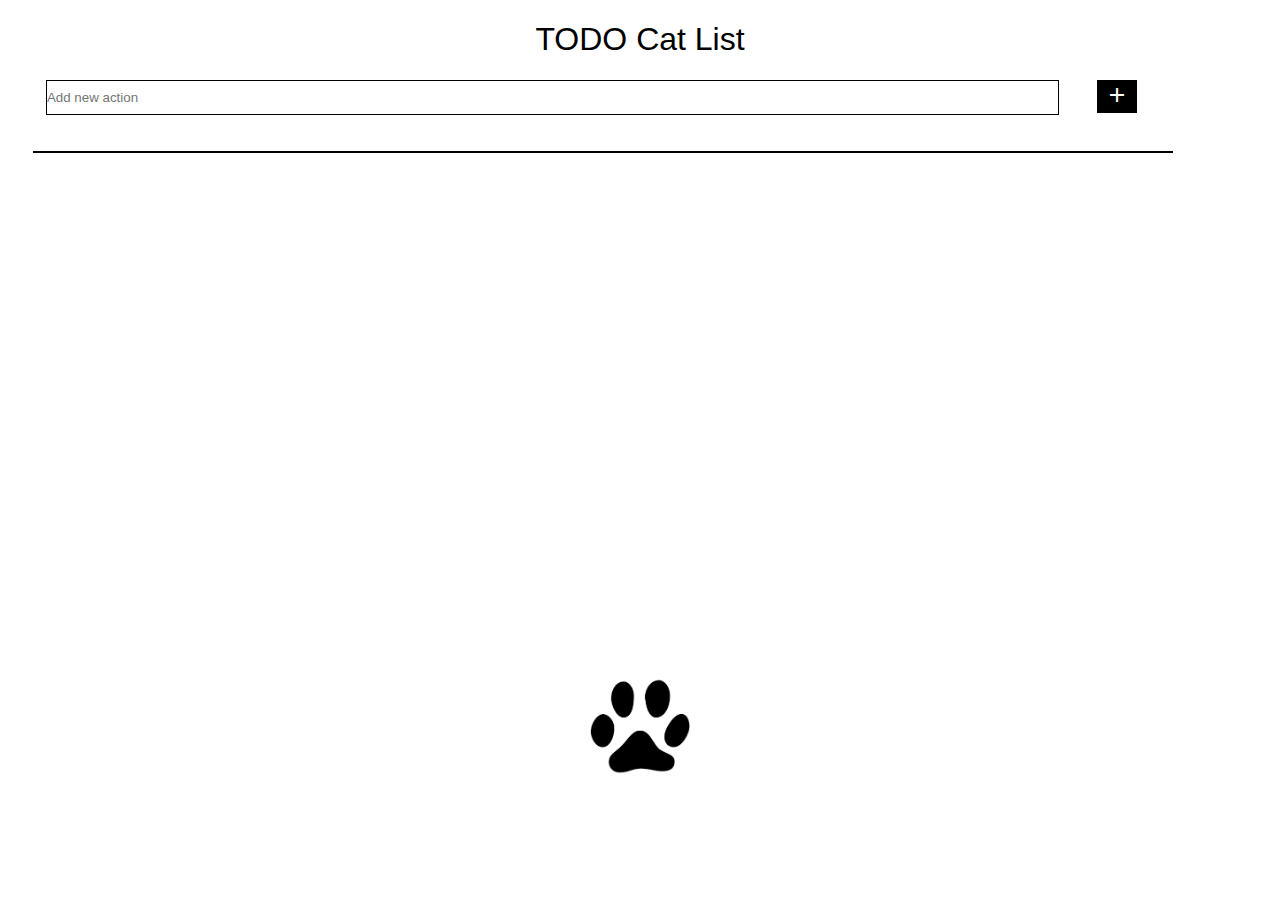
<file: FE_9_11_homework_dom/homework/index.html>
<!DOCTYPE html>
<html lang="en">
<head>
  <meta charset="UTF-8">
  <title>Homework 11 - TODO Cat List</title>
  <link rel="stylesheet" href="./assets/material-icons/material-icons.css">
  <link rel="stylesheet" href="./assets/styles.css">
</head>
<body>
<header>
  <h1 id="title">TODO Cat List</h1>
  <P id="newEl">Maximum item per list are created</P>
</header>
  <div id="root">
    <input id="input" type="text" placeholder="Add new action">
    <button><i id='buttonAdd' class="material-icons">add</i> </button>
    <hr class="line">
  </div>
<div>
  <ul id="list"></ul>
</div>
  <script src="./src/app.js"></script>
<footer>
  <img class="cat_pow" src="assets/img/cat.png" alt="Cat Paw">
</footer>
</body>
</html>
</file>
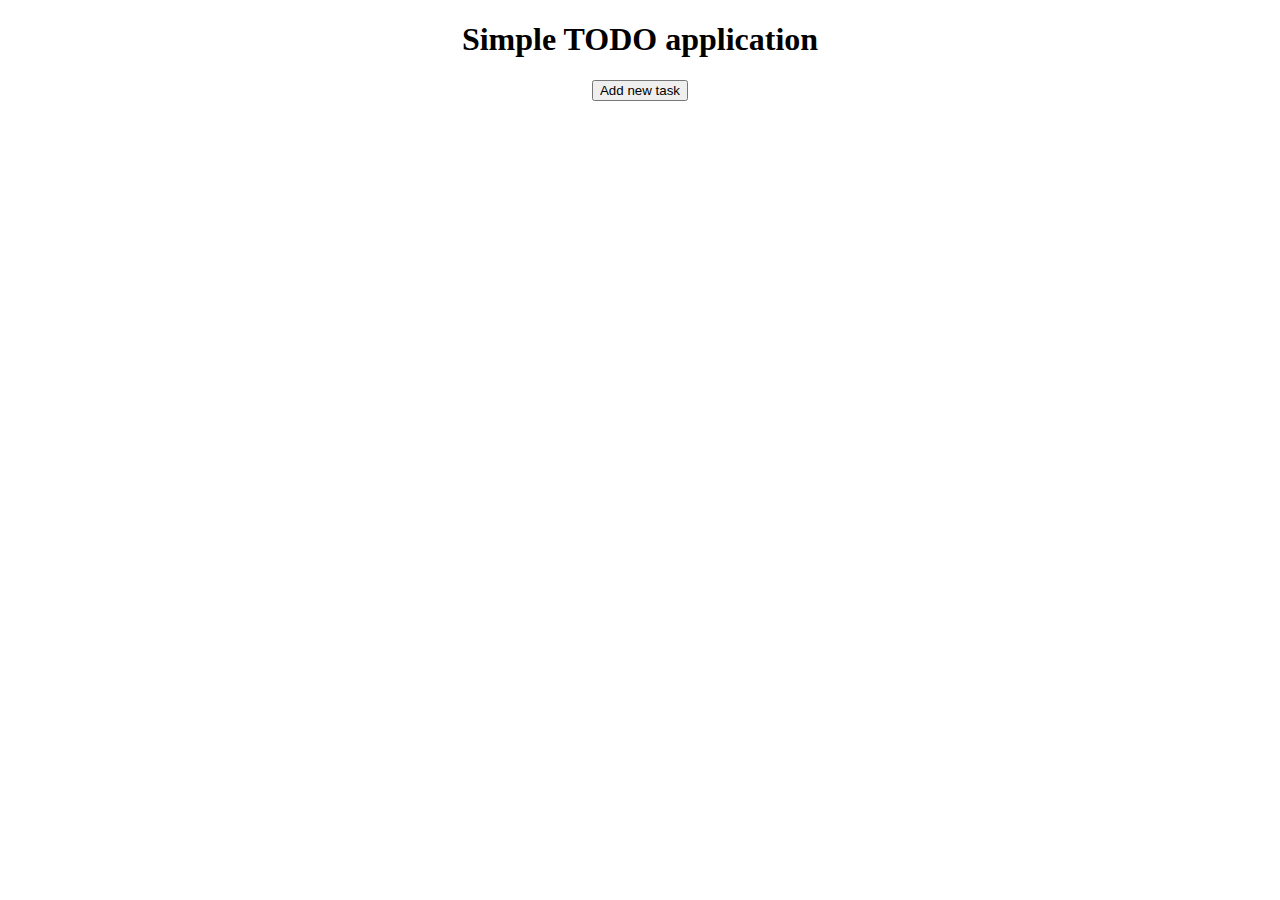
<file: FE_9_12_homework_bom/homework/index.html>
<!DOCTYPE html>
<html lang="en">
<head>
  <meta charset="UTF-8">
  <title>Homework 12 - Simple TODO List</title>
  <link rel="stylesheet" href="./assets/styles.css">
</head>
<body>
  <div id="root">
    <div id="part1">
      <h1 class="title">Simple TODO application</h1>
      <div class="but">
        <button id="buttonAdd">Add new task</button>
      </div>
      <ul id="list"></ul>
  </div>
    <div id="part2">
      <h1 class="title">Add task</h1>
      <div id="forInput">
        <input id="input" type="text" placeholder="Add new action">
      </div>
      <div class="buttons">
        <button id='buttonCancel'>cancel</button>
        <button id="buttonSave">save changes</button>
      </div>
    </div>
    <div id="part3">
      <h1 class="title">Modify item</h1>
      <div id="forInputMod">
        <input id="inputMod" type="text" placeholder="Add new action">
      </div>
      <div class="buttons">
        <button id="buttonModCancel">Cancel</button>
        <button id="buttonModSave">Save Changes</button>
      </div>
    </div>
  </div>
  <script src="./src/app.js"></script>
</body>
</html>
</file>
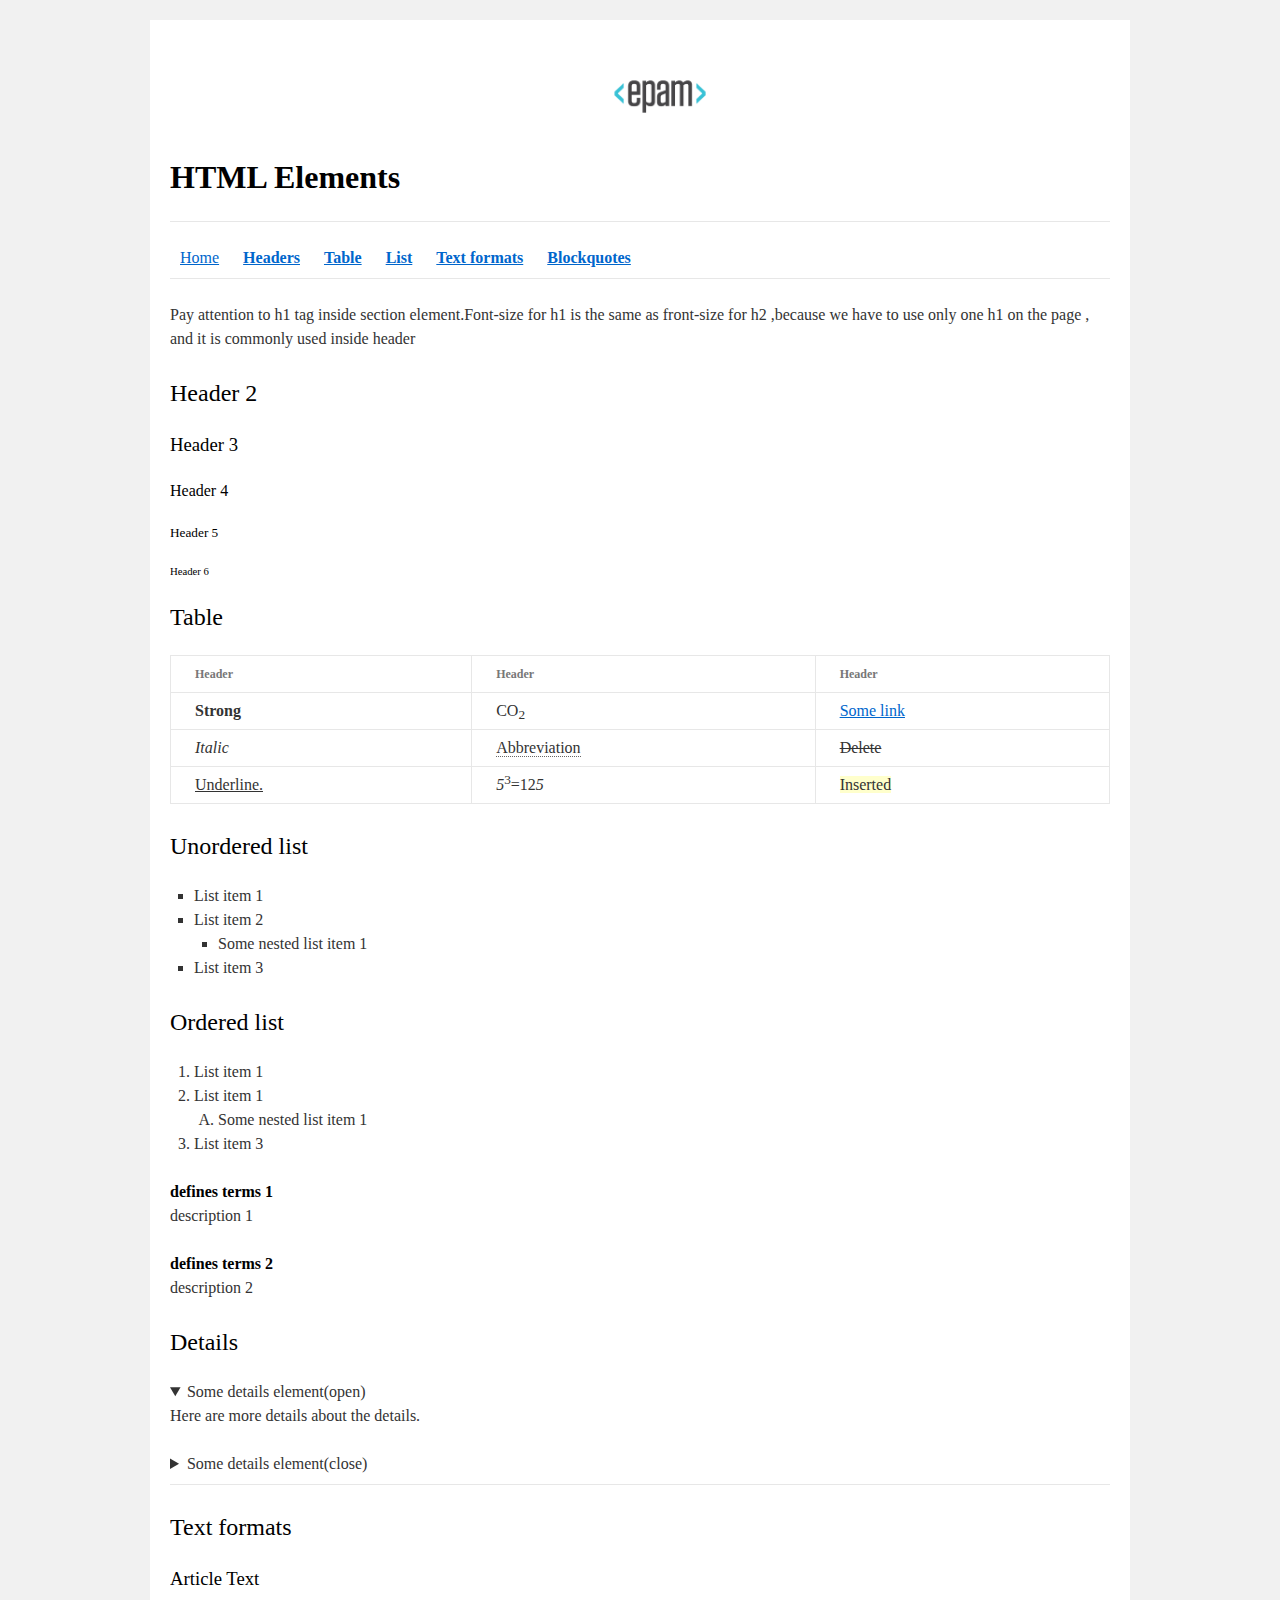
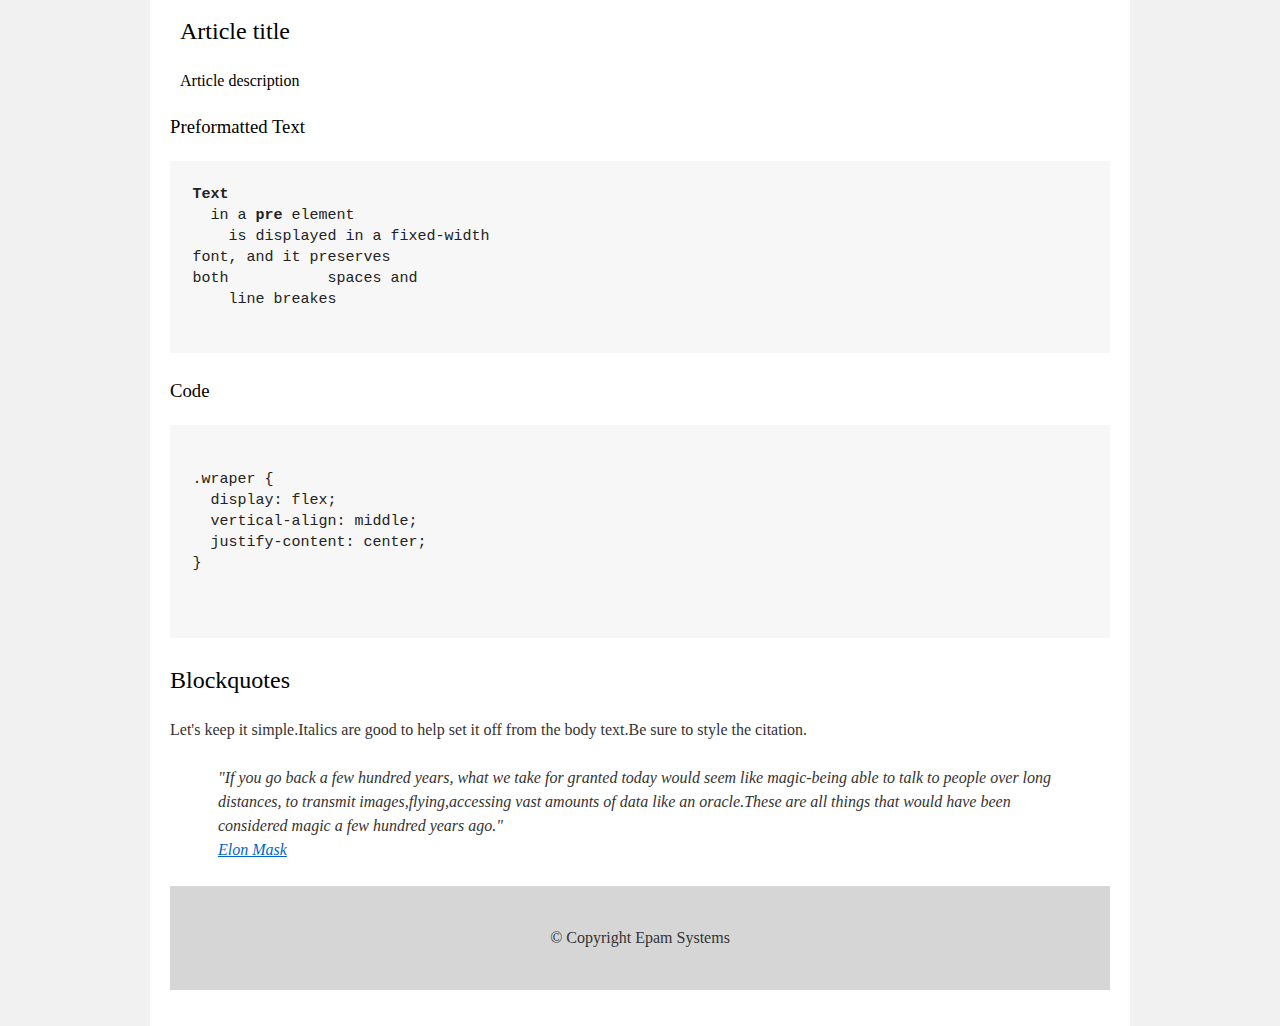
<file: FE_9_1_homework_html-basics/homework/index.html>
<!DOCTYPE html>
<html lang="en">
<head>
  <meta charset="utf-8">
  <title>HTML Basics</title>
  <link rel="stylesheet" href="style.css">

</head>
<body>
  <div id="wrapper">
    <div id="main">
      <div id="container">
        <div id="content" role="main">
          <header>
          <img src="logo.png" alt="Epam logo" />
          <h1><strong>HTML Elements</strong></h1>
          </header>
          <hr>
          <nav><a href="#">Home</a>
            <a href="#"><strong>Headers</strong></a>
            <a href="#"><strong>Table</strong></a>
            <a href="#"><strong>List</strong></a>
            <a href="#"><strong>Text formats</strong></a>
            <a href="#"><strong>Blockquotes</strong></a>
          </nav>
          <hr>
          <section>
            <p>Pay attention to h1 tag inside section element.Font-size for h1 is the same as front-size for h2 ,because we have to use only one h1 on the page , and it is commonly used inside header</p>
            <h2>Header 2</h2>
            <h3>Header 3</h3>
            <h4>Header 4</h4>
            <h5>Header 5</h5>
            <h6>Header 6</h6>
          </section>
          <section>
            <h2>Table</h2>
            <table>
              <thead>
              <tr>
                <th>Header</th>
                <th>Header</th>
                <th>Header</th>
              </tr>
              </thead>
              <tbody>
              <tr>
                <td><strong>Strong</strong></td>
                <td>CO<sub>2</sub></td>
                <td><a href="#">Some link</a></td>
              </tr>
              <tr>
                <td><i>Italic</i></td>
                <td><abbr>Abbreviation</abbr></td>
                <td><s>Delete</s></td>
              </tr>
              <tr>
                <td><u>Underline.</u></td>
                <td><i>5</i><sup>3</sup>=12<i>5</i></td>
                <td><ins>Inserted</ins></td>
              </tr>
              </tbody>
            </table>
          </section>
          <section>
            <h2>Unordered list</h2>
            <ul>
              <li>List item 1</li>
              <li>List item 2
                <ul>
                  <li>Some nested list item 1</li>
                </ul>
              </li>
              <li>List item 3</li>
            </ul>
            <h2>Ordered list</h2>
            <ol>
              <li>List item 1</li>
              <li>List item 1
              <ol>
                <li>Some nested list item 1</li>
              </ol>
              </li>
              <li>List item 3</li>
            </ol>
            <dl>
              <dt>defines terms 1</dt>
              <dd>description 1</dd>
              <dt>defines terms 2</dt>
              <dd>description 2</dd>
            </dl>
          </section>
          <section>
            <h2>Details</h2>
            <details open><summary>Some details element(open)</summary>
              <p>Here are more details about the details.</p>
            </details>
            <details><summary>Some details element(close)</summary></details>
            <hr>
          </section>
          <section>
            <h2>Text formats</h2>
            <h3>Article Text</h3>
            <article><h2>Article title</h2></article>
            <article><h4>Article description</h4></article>
            <h3>Preformatted Text</h3>
            <pre><b>Text</b><br>  in a <b>pre</b> element<br>    is displayed in a fixed-width<br>font, and it preserves<br>both           spaces and<br>    line breakes
            </pre>
            <h3>Code</h3>
            <pre><br>.wraper {<br>  display: flex;<br>  vertical-align: middle;<br>  justify-content: center;<br>}<br>
            </pre>
          </section>
          <section>
            <h2>Blockquotes</h2>
            <P>Let's keep it simple.Italics are good to help set it off from the body text.Be sure  to style the citation.</P>
            <blockquote>
            <p>"If you go back a few hundred years, what we take  for granted today would seem like magic-being able to talk to
              people over long distances, to transmit images,flying,accessing vast amounts of data like an oracle.These are all
              things that would have been considered magic a few hundred years ago."
            <br><a href="#">Elon Mask</a>
            </p>
            </blockquote>
          </section>
          <footer>
            &#169; Copyright Epam Systems
          </footer>
          <!-- TODO: Content goes here -->
        </div>
      </div>
    </div>
  </div>
</body>

</html>
</file>
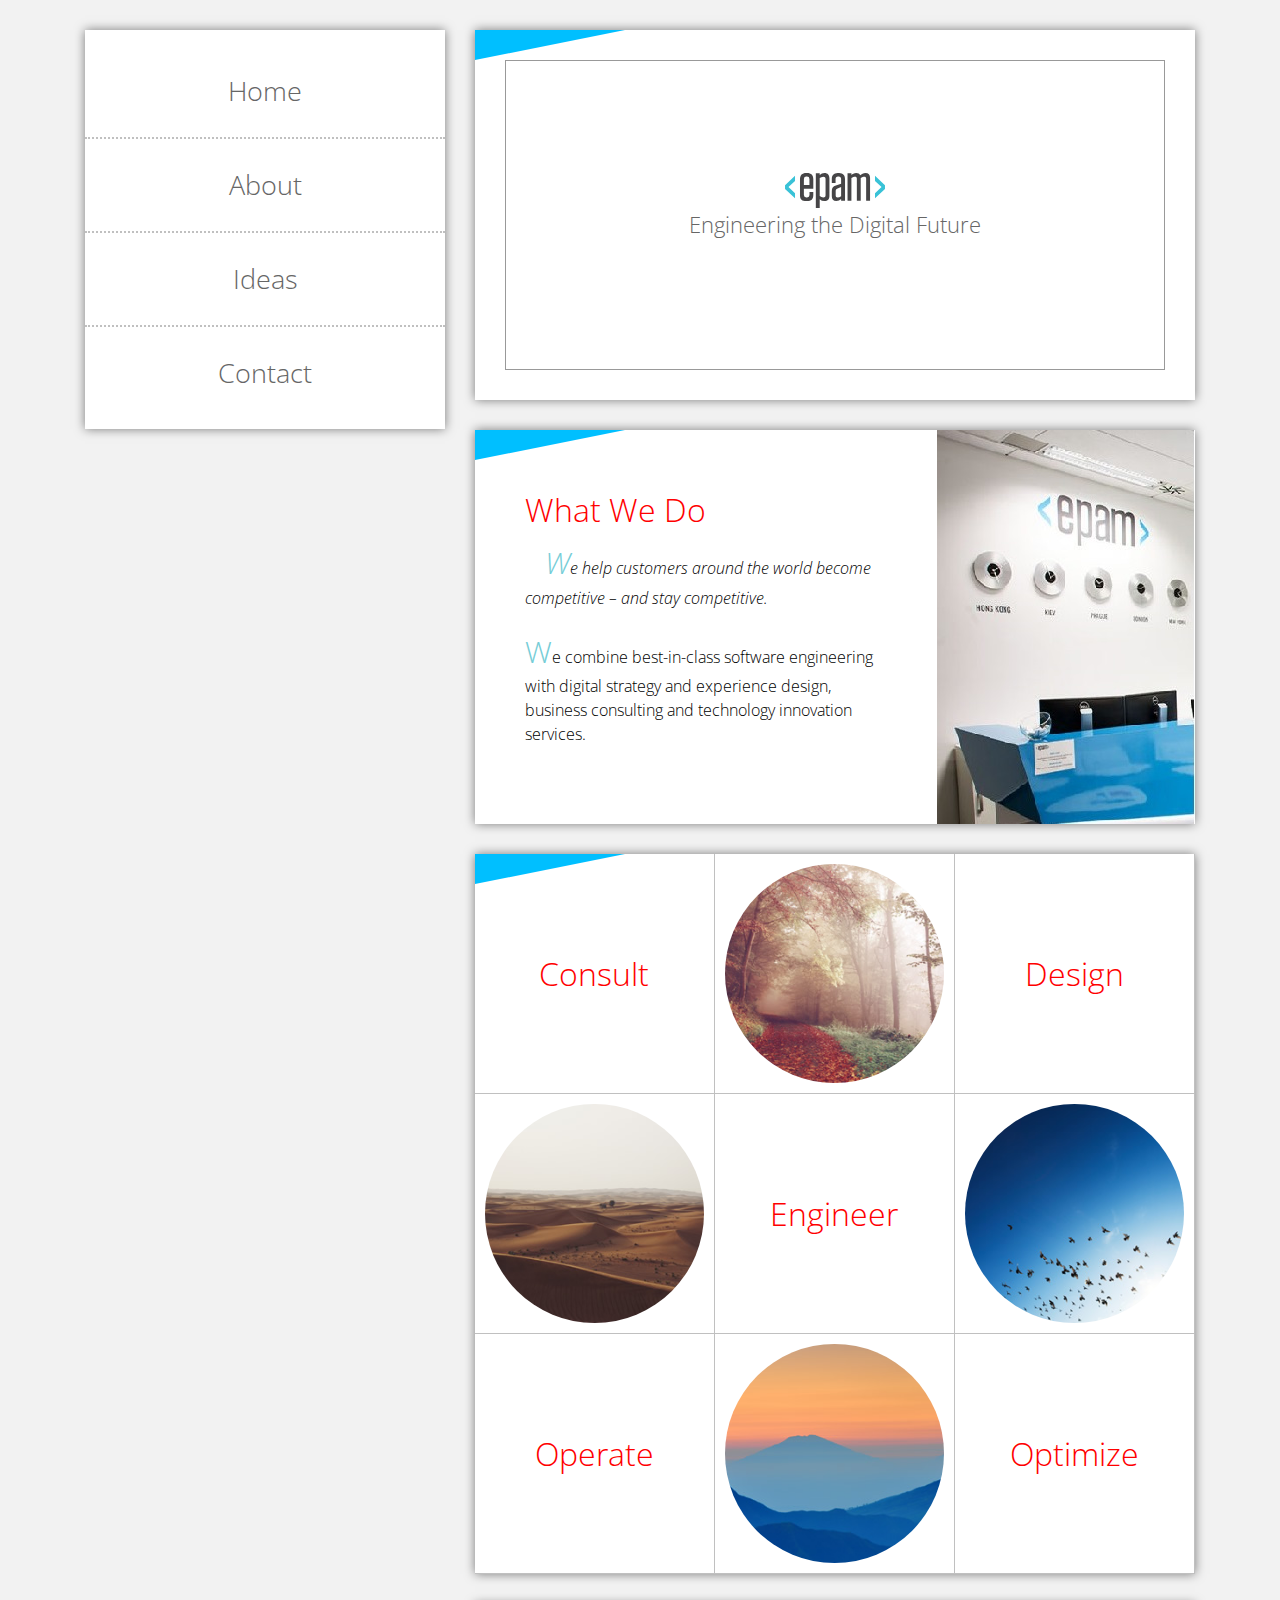
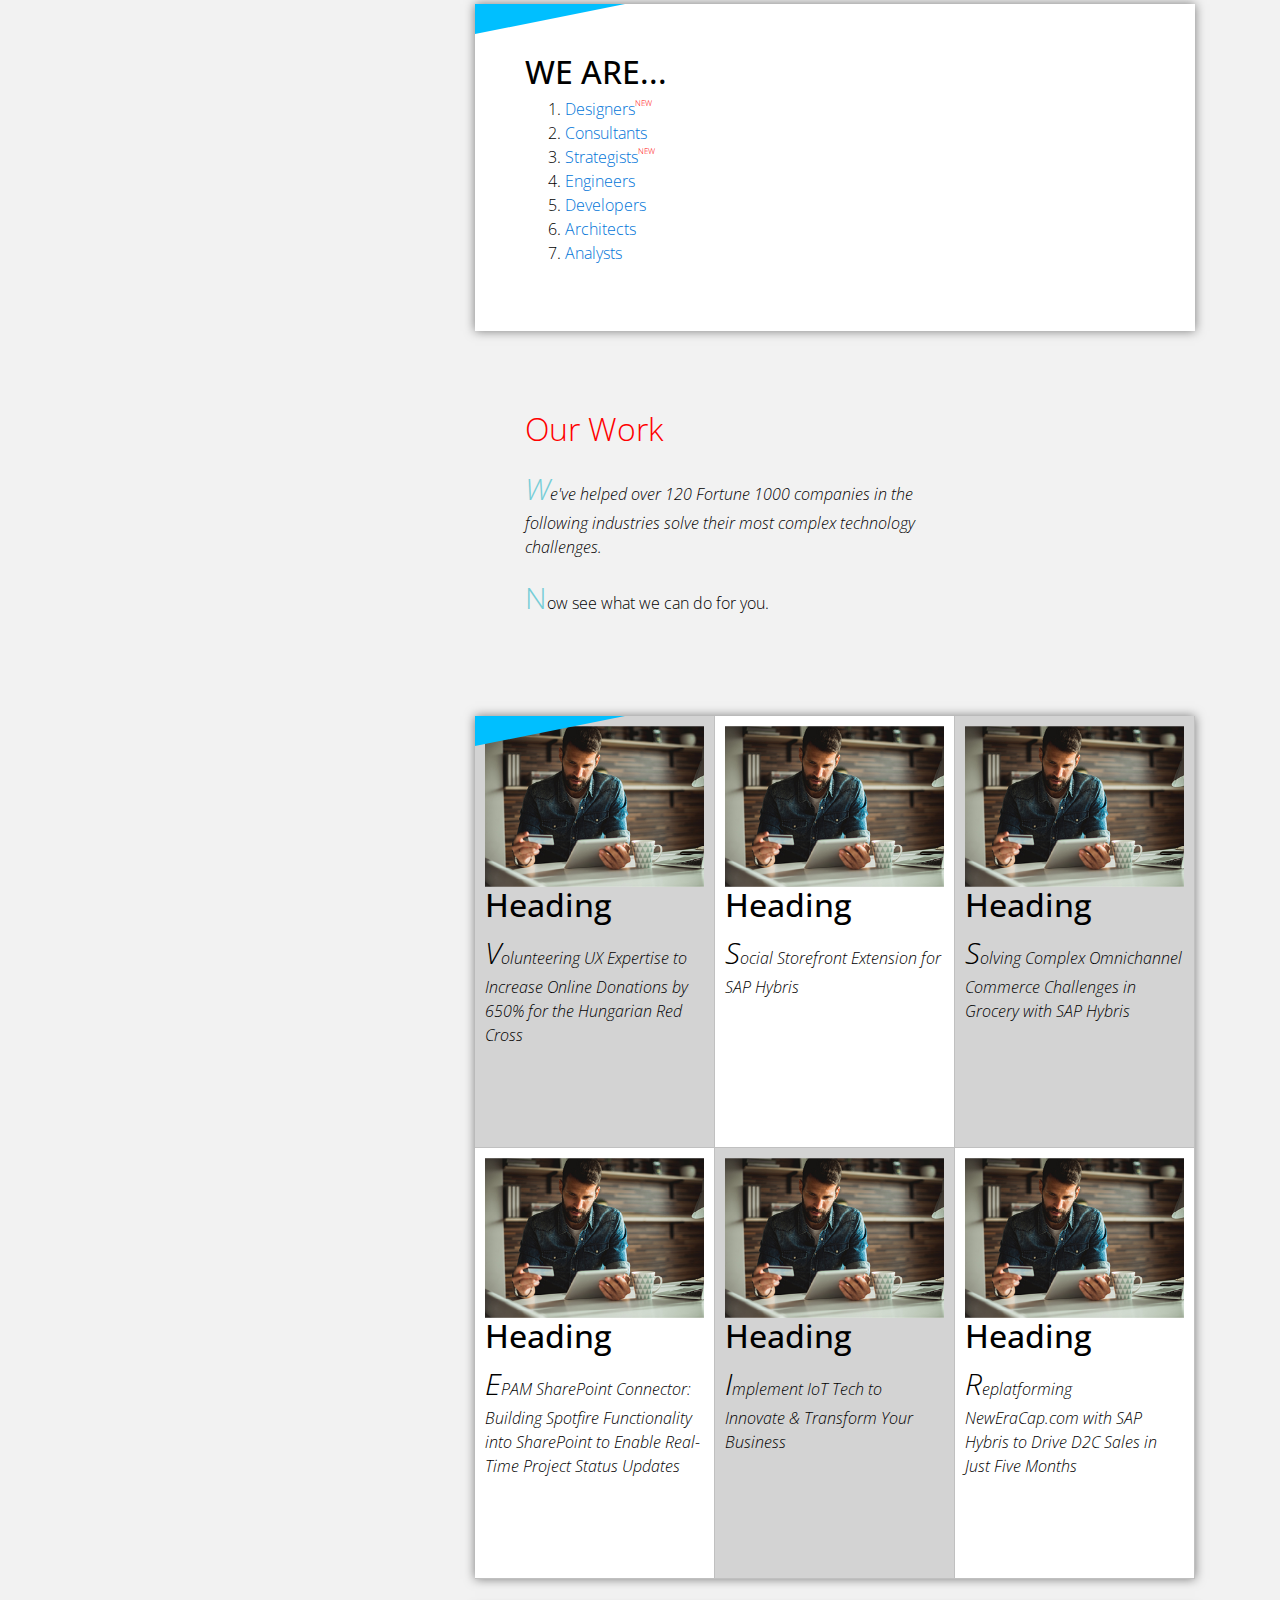
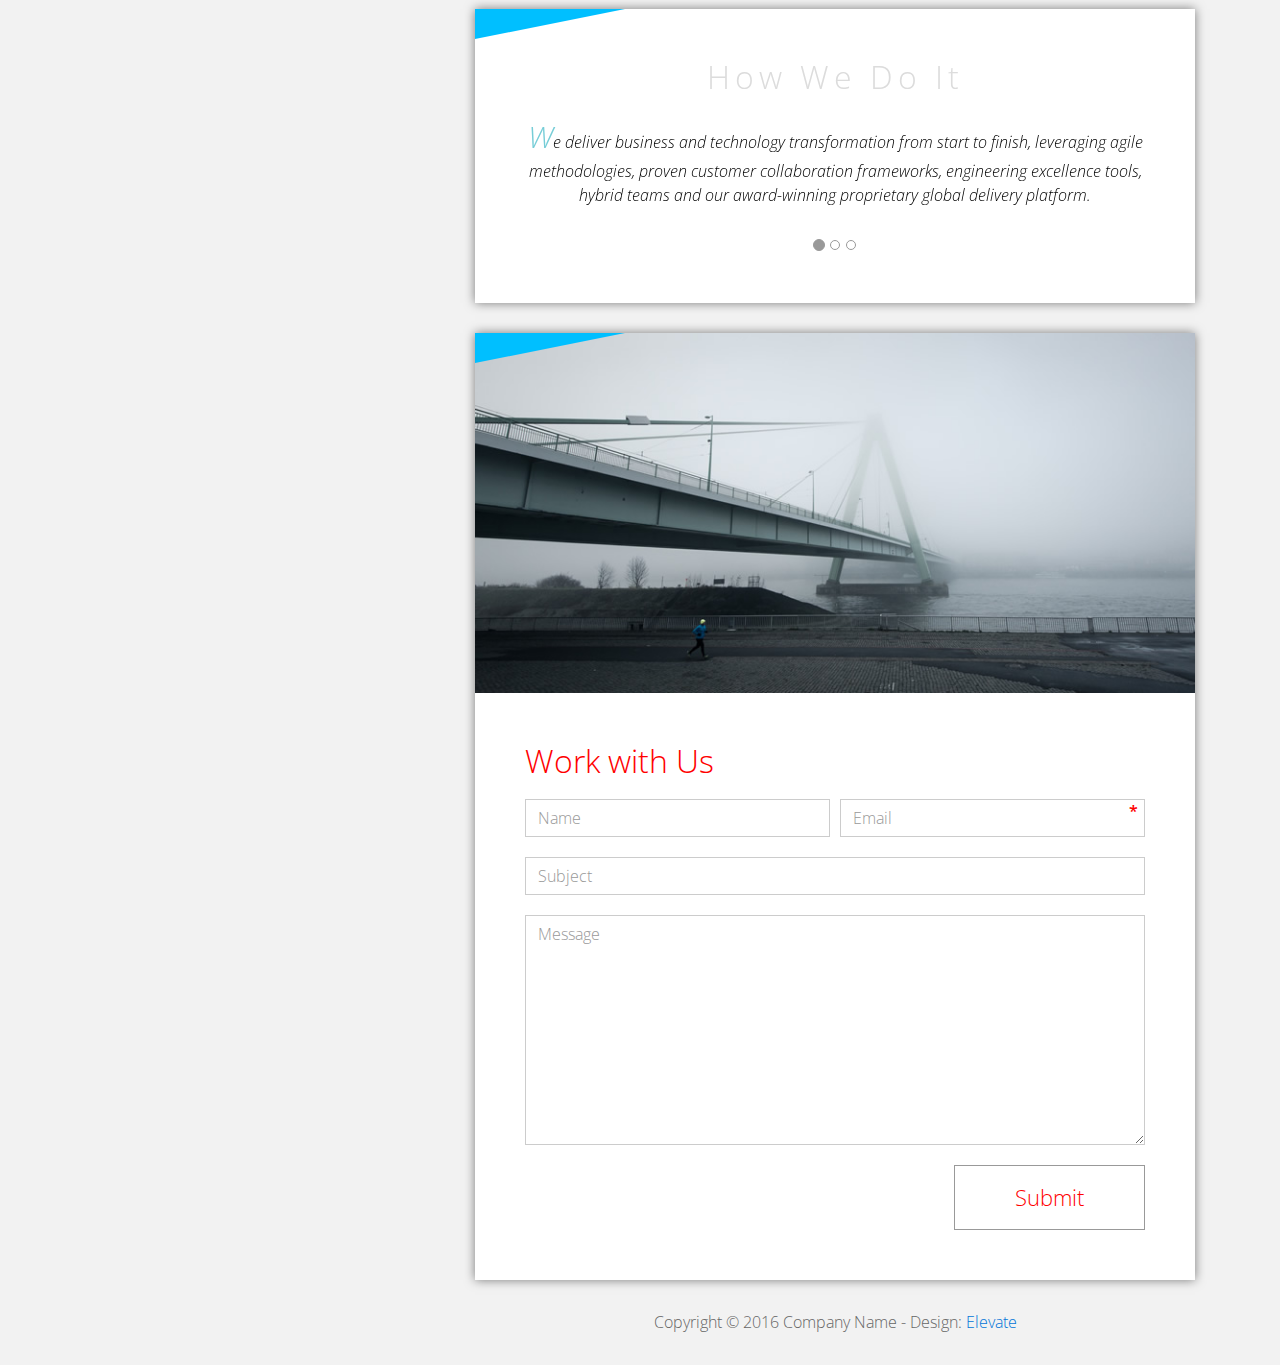
<file: FE_9_2_homework_css-basics/homework/index.html>
<!DOCTYPE html>
<html lang="en">
<head>
  <meta charset="utf-8">
  <meta http-equiv="X-UA-Compatible" content="IE=edge">
  <meta name="viewport" content="width=device-width, initial-scale=1">

  <title>CSS Basic HW</title>



  <!-- load stylesheets -->
  <link rel="stylesheet" href="http://fonts.googleapis.com/css?family=Open+Sans:300,400">
  <!-- Google web font "Open Sans" -->
  <link rel="stylesheet" href="css/bootstrap.min.css">
  <!-- Bootstrap style -->
  <link rel="stylesheet" href="css/general.css">
  <link rel="stylesheet" href="css/style.css">
  <!-- Templatemo style -->
</head>

<body>
<div class="container">

  <div class="tm-sidebar">
    <nav class="tm-main-nav">
      <ul>
        <li class="tm-nav-item"><a href="#home" class="tm-nav-item-link">Home</a></li>
        <li class="tm-nav-item"><a href="#about" class="tm-nav-item-link">About</a></li>
        <li class="tm-nav-item"><a href="#ideas" class="tm-nav-item-link">Ideas</a></li>
        <li class="tm-nav-item"><a href="#contact" class="tm-nav-item-link">Contact</a></li>
      </ul>
    </nav>
  </div>

  <div class="tm-main-content">

    <div id="home" class="tm-content-box margin-b-10">
      <div class="tm-banner">
        <div class="tm-banner-inner">
          <img src="img/EPAM_logo.svg" width="100" alt="">
          <p class="tm-banner-text">Engineering the Digital Future</p>
        </div>
      </div>
    </div>

    <section>
      <div class="tm-content-box flex-2-col">

        <div class="pad flex-item tm-team-description-container">
          <h2 class="tm-section-title">What We Do</h2>
          <p class="tm-section-description">We help customers around the world become competitive – and stay competitive.</p>
          <p class="tm-section-description"> We combine best-in-class software engineering with digital strategy and experience design, business consulting and technology innovation services.</p>
        </div>
        <div class="flex-item">
          <img src="img/image.jpg" alt="">
        </div>
        

      </div>
      <div id="about" class="tm-content-box">

        <ul class="boxes gallery-container">
          <li class="box box-bg">
            <h2 class="tm-section-title tm-section-title-box tm-box-bg-title">Consult</h2>
          </li>
          <li class="box">
            <a href="img/idea-large-01.jpg"><img src="img/idea-01.jpg" alt="Image"
                                                 class="img-fluid thumbnail"></a>
          </li>
          <li class="box box-bg">
            <h2 class="tm-section-title tm-section-title-box tm-box-bg-title">Design</h2>
          </li>
          <li class="box">
            <a href="img/idea-large-02.jpg"><img src="img/idea-02.jpg" alt="Image"
                                                 class="img-fluid thumbnail"></a>
          </li>
          <li class="box box-bg">
            <h2 class="tm-section-title tm-section-title-box tm-box-bg-title">Engineer</h2>
          </li>
          <li class="box">
            <a href="img/idea-large-03.jpg"><img src="img/idea-03.jpg" alt="Image"
                                                 class="img-fluid thumbnail"></a>
          </li>
          <li class="box box-bg">
            <h2 class="tm-section-title tm-section-title-box tm-box-bg-title">Operate</h2>
          </li>
          <li class="box">
            <a href="img/idea-large-04.jpg"><img src="img/idea-04.jpg" alt="Image"
                                                 class="img-fluid thumbnail"></a>
          </li>
          <li class="box box-bg">
            <h2 class="tm-section-title tm-section-title-box tm-box-bg-title">Optimize</h2>
          </li>
        </ul>

      </div>

    </section>

    <!-- slider -->
    <section class="heading tm-content-box">
      <div class="pad">
        <h2> WE ARE...</h2>
        <ol>
          <li><a href="index.html" class="text">Designers</a></li>
          <li><a href="index.html">Consultants</a></li>
          <li><a href="#" class="text">Strategists</a></li>
          <li><a href="#">Engineers</a></li>
          <li><a href="#">Developers</a></li>
          <li><a href="#">Architects</a></li>
          <li><a href="#">Analysts</a></li>
        </ol>
      </div>
    </section>

    <section class="blocks">
       <div class="pad flex-item tm-team-description-container">
          <h2 class="tm-section-title">Our Work</h2>
          <p class="tm-section-description">We've helped over 120 Fortune 1000 companies in the following industries solve their most complex technology challenges. </p>
          <p class="tm-section-description"> Now see what we can do for you.</p>
        </div>
      <div class="tm-content-box flex-2-col">
      </div>
      <div  class="tm-content-box">
        <ul class="boxes gallery-container">
          <li class="box">
            <img src="img/image-1.jpg" alt="Image" class="img-fluid">
            <div>
              <h2>Heading</h2>
              <p>Volunteering UX Expertise to Increase Online Donations by 650% for the Hungarian Red Cross</p>
            </div>
          </li>
          <li class="box">
            <img src="img/image-1.jpg" alt="Image" class="img-fluid">
            <div>
              <h2>Heading</h2>
              <p>Social Storefront Extension for SAP Hybris</p>
            </div>
          </li>
          <li class="box">
            <img src="img/image-1.jpg" alt="Image" class="img-fluid">
            <div>
              <h2>Heading</h2>
              <p>Solving Complex Omnichannel Commerce Challenges in Grocery with SAP Hybris</p>
            </div>
          </li>
          <li class="box">
            <img src="img/image-1.jpg" alt="Image" class="img-fluid">
            <div>
              <h2>Heading</h2>
              <p>EPAM SharePoint Connector: Building Spotfire Functionality into SharePoint to Enable Real-Time Project Status Updates</p>
            </div>
          </li>
          <li class="box">
            <img src="img/image-1.jpg" alt="Image" class="img-fluid">
            <div>
              <h2>Heading</h2>
              <p>Implement IoT Tech to Innovate &amp; Transform Your Business</p>
            </div>
          </li>
          <li class="box">
            <img src="img/image-1.jpg" alt="Image" class="img-fluid">
            <div>
              <h2>Heading</h2>
              <p>Replatforming NewEraCap.com with SAP Hybris to Drive D2C Sales in Just Five Months</p>
            </div>
          </li>
        </ul>

      </div>
    </section>

    <section id="ideas">
      <div id="tmCarousel" class="carousel slide tm-content-box" data-ride="carousel">

        <ol class="carousel-indicators">
          <li data-target="#tmCarousel" data-slide-to="0" class="active"></li>
          <li data-target="#tmCarousel" data-slide-to="1" class=""></li>
          <li data-target="#tmCarousel" data-slide-to="2" class=""></li>
        </ol>

        <div class="carousel-inner" role="listbox">

          <div class="carousel-item active">
            <div class="carousel-content">
              <div class="flex-item">
                <h2 class="tm-section-title">How We Do It</h2>
                <p class="tm-section-description carousel-description">We deliver business and technology transformation from start to finish, leveraging agile methodologies, proven customer collaboration frameworks, engineering excellence tools, hybrid teams and our award-winning proprietary global delivery platform.</p>
              </div>
            </div>
          </div>

          <div class="carousel-item">
            <div class="carousel-content">
              <div class="flex-item">
                <h2 class="tm-section-title">Our Clients</h2>
                <p class="tm-section-description carousel-description">Lorem ipsum dolor sit amet,
                  consectetur adipiscing elit. Quisque vel nisi pharetra nibh varius pharetra ac
                  sagittis nisi. Etiam pharetra vestibulum hendrerit. Pellentesque interdum metus
                  sed massa rutrum.</p>
              </div>
            </div>
          </div>

          <div class="carousel-item">
            <div class="carousel-content">
              <div class="flex-item">
                <h2 class="tm-section-title">Our Projects</h2>
                <p class="tm-section-description carousel-description">Donec ex libero, fringilla
                  vitae purus sit amet, rhoncus pharetra lorem. Pellentesque id sem id lacus
                  ultricies vehicula. Aliquam rutrum mi non. Pellentesque interdum metus sed massa
                  rutrum.</p>
              </div>
            </div>
          </div>

        </div>

      </div>
    </section>

    <section class="tm-content-box">
      <img src="img/contact.jpg" alt="Contact image" class="img-fluid">

      <div id="contact" class="pad">
        <h2 class="tm-section-title">Work with Us</h2>
        <form action="#contact" method="get" class="contact-form">

          <div class="form-group col-xs-12 col-sm-12 col-md-6 col-lg-6 form-group-2-col-left">
            <input type="text" id="contact_name" name="contact_name" class="form-control"
                   placeholder="Name" required/>
          </div>
          <div class="form-group col-xs-12 col-sm-12 col-md-6 col-lg-6 form-group-2-col-right mandatory-field">
            <input type="email" id="contact_email" name="contact_email" class="form-control"
                   placeholder="Email" required/>
          </div>
          <div class="form-group">
            <input type="text" id="contact_subject" name="contact_subject" class="form-control"
                   placeholder="Subject" required/>
          </div>
          <div class="form-group">
            <textarea id="contact_message" name="contact_message" class="form-control" rows="9"
                      placeholder="Message" required></textarea>
          </div>

          <button type="submit" class="btn btn-primary submit-btn">Submit</button>

        </form>
      </div>
    </section>

    <footer class="tm-footer">
      <p class="text-xs-center">Copyright &copy; 2016 Company Name

        - Design: <a rel="nofollow" href="http://www.templatemo.com/tm-481-elevate"
                     target="_parent">Elevate</a></p>
    </footer>

  </div>

</div>

</body>
</html>
</file>
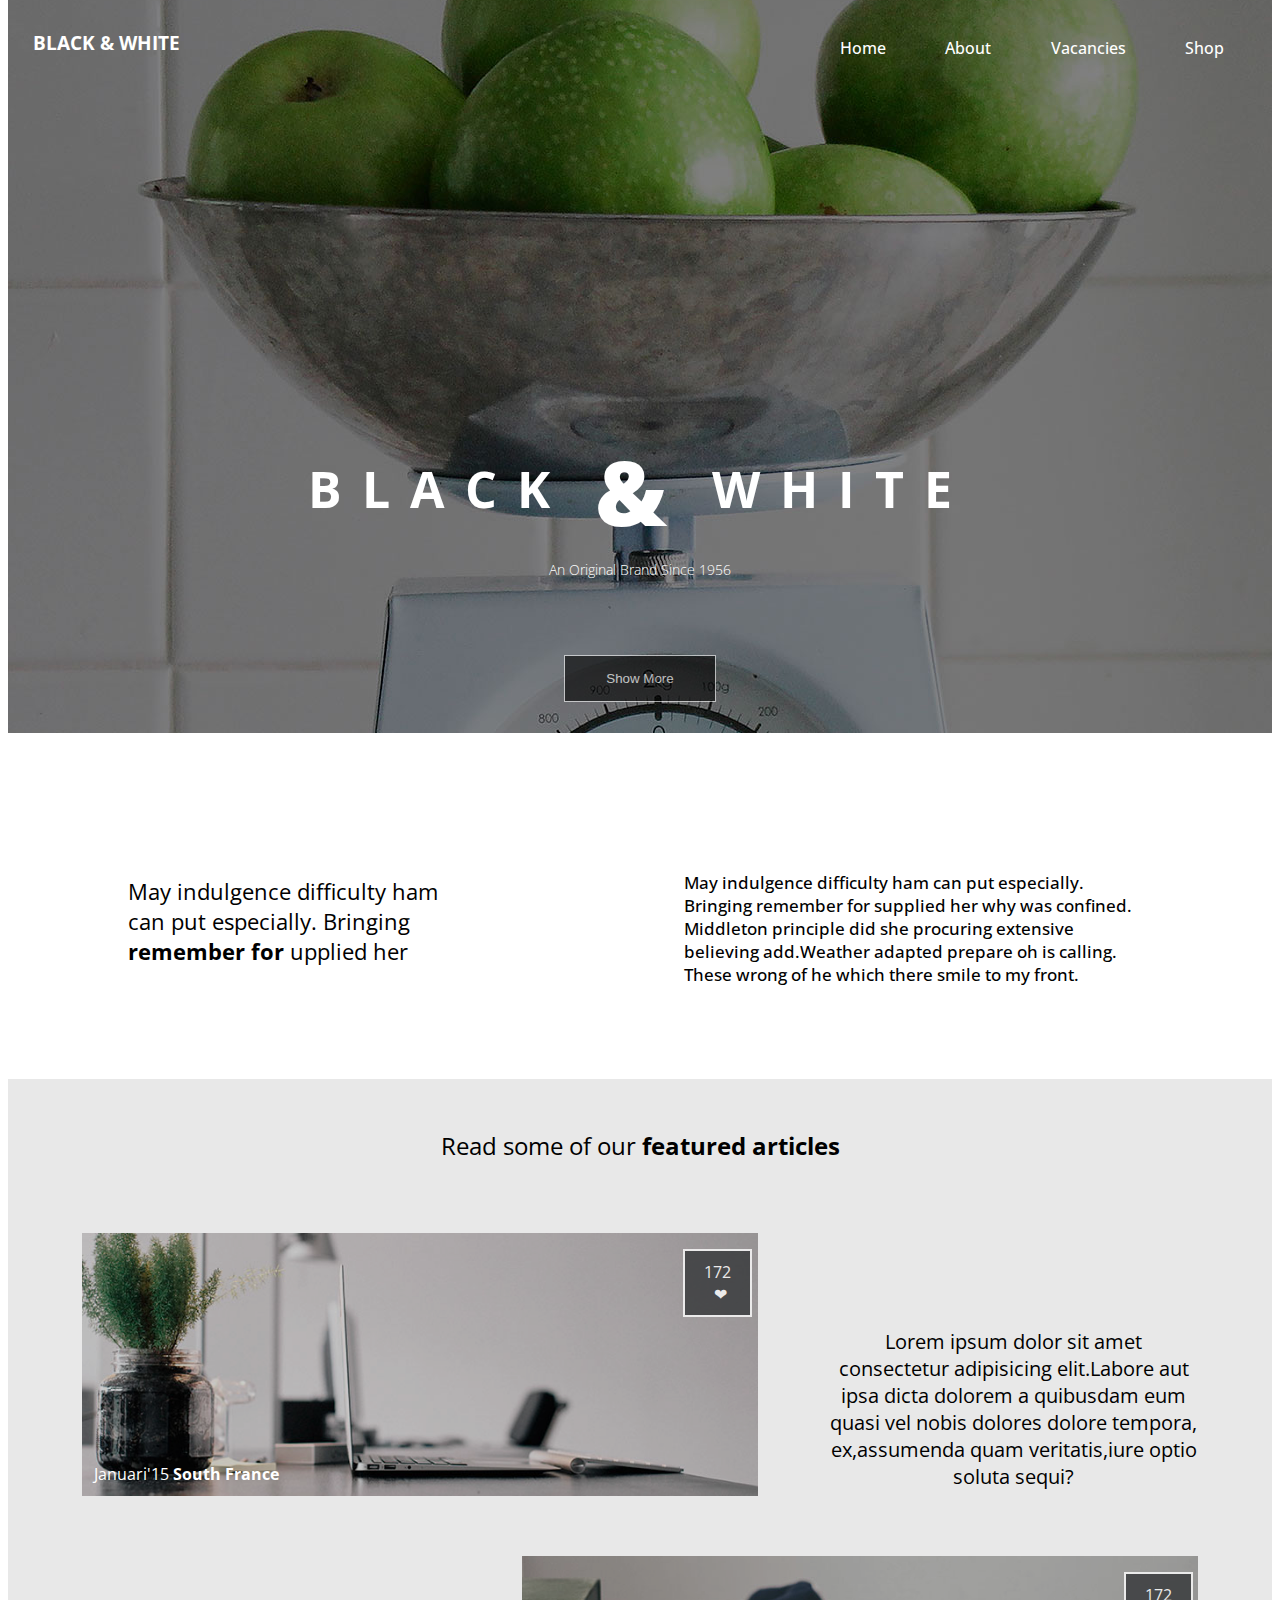
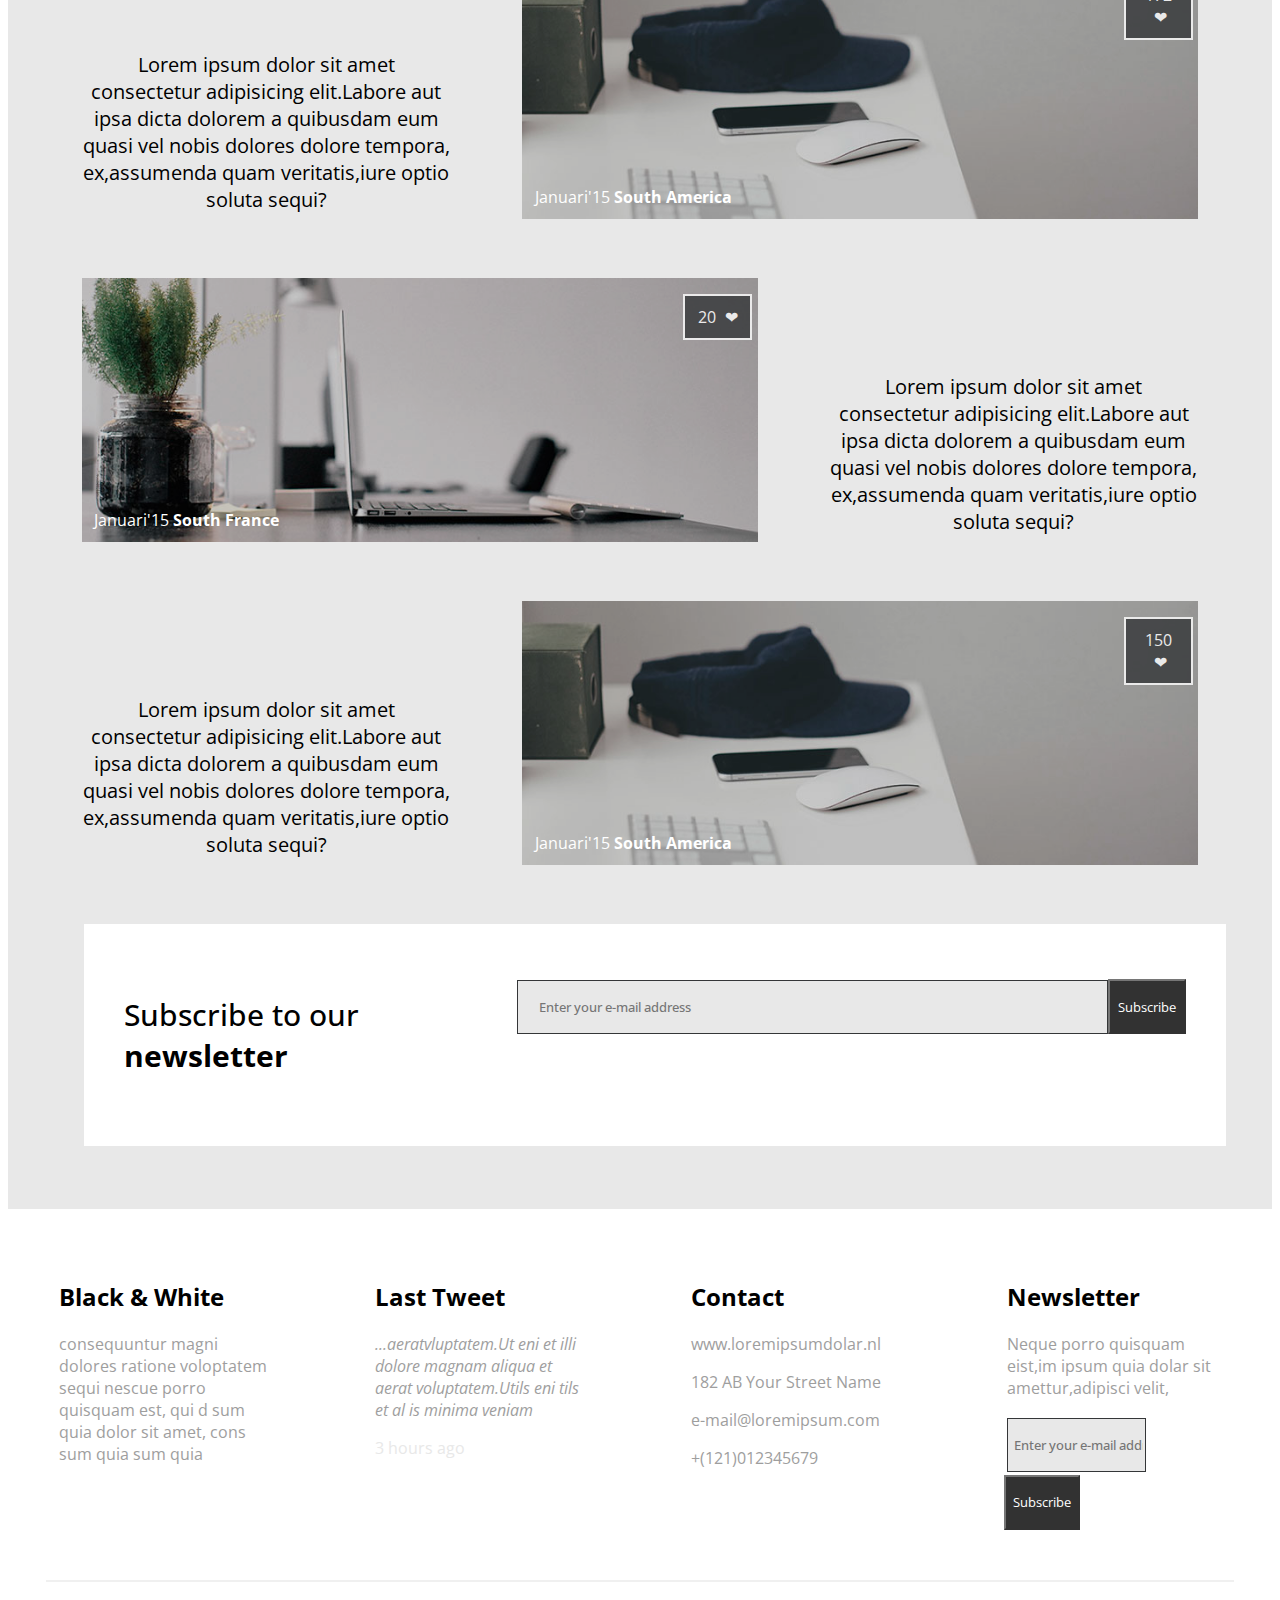
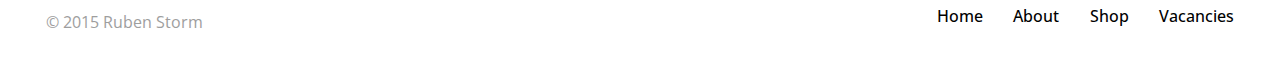
<file: FE_9_4_homework_css-layouts/homework/index.html>
<!DOCTYPE html>
<html lang="en">
<head>
  <meta charset="UTF-8">
  <meta name="viewport" content="width=device-width, initial-scale=1.0">
  <meta http-equiv="X-UA-Compatible" content="ie=edge">
  <link href="https://fonts.googleapis.com/css?family=Open+Sans" rel="stylesheet">
    <link rel="stylesheet" href="css/style.css">
  <title>CSS Layouts</title>
</head>
<body>
<header>
    <h3 class="logo">black & white</h3>
    <nav class="menu">
        <a class="menu-item" href="/">Home</a>
        <a class="menu-item" href="/about">About</a>
        <a class="menu-item" href="/vacancies">Vacancies</a>
        <a class="menu-item" href="/shop">Shop</a>
    </nav>
</header>
<section class="home">
    <h1 class="homeTitle">Black  <strong>&</strong>  White</h1>
    <h3 class="homeDescription">An Original Brand Since 1956</h3>
    <div class="homeBtn">
        <button type="submit">Show More</button>
    </div>
</section>
<section class="about">
    <h3 class="aboutTitle">May indulgence difficulty ham can put especially. Bringing <b>remember for</b> upplied her</h3>
    <p class="aboutDescription">May indulgence difficulty ham can put especially. Bringing remember for supplied her why was confined. Middleton principle did she procuring extensive believing add.Weather adapted prepare oh is calling. These wrong of he which there smile to my front. </p>
</section>
<article class="articles">
    <h2 class="articlesTitle">Read some of our <strong>featured articles</strong></h2>
    <div>
        <div class="box">
            <img src="img/sample.jpg" alt="example image">
            <p class="number">172</p>
            <p class="boxDescription">Januari'15 <strong>South France</strong></p>
        </div>
        <p class="articlesDescription">Lorem ipsum dolor sit amet consectetur adipisicing elit.Labore aut ipsa dicta dolorem a quibusdam eum quasi vel nobis dolores dolore tempora, ex,assumenda quam veritatis,iure optio soluta sequi?</p>
    </div>
    <div>
        <p class="articlesDescription">Lorem ipsum dolor sit amet consectetur adipisicing elit.Labore aut ipsa dicta dolorem a quibusdam eum quasi vel nobis dolores dolore tempora, ex,assumenda quam veritatis,iure optio soluta sequi?</p>
        <div class="box">
            <img src="img/sample3.jpg" alt="example image">
            <p class="number">172</p>
            <p class="boxDescription">Januari'15 <strong>South America</strong></p>
        </div>
    </div>
    <div>
        <div class="box">
            <img src="img/sample.jpg" alt="example image">
            <p class="number">20 </p>
            <p class="boxDescription">Januari'15 <strong>South France</strong></p>
        </div>
        <p class="articlesDescription">Lorem ipsum dolor sit amet consectetur adipisicing elit.Labore aut ipsa dicta dolorem a quibusdam eum quasi vel nobis dolores dolore tempora, ex,assumenda quam veritatis,iure optio soluta sequi?</p>
    </div>
    <div>
        <p class="articlesDescription">Lorem ipsum dolor sit amet consectetur adipisicing elit.Labore aut ipsa dicta dolorem a quibusdam eum quasi vel nobis dolores dolore tempora, ex,assumenda quam veritatis,iure optio soluta sequi?</p>
        <div class="box">
            <img src="img/sample3.jpg" alt="example image">
            <p class="number">150</p>
            <p class="boxDescription">Januari'15 <strong>South America</strong></p>
        </div>
    </div>
    <div class="search">
        <p>Subscribe to our <strong>newsletter</strong></p>
        <input class="input" type="text" placeholder="Enter your e-mail address">
        <button>Subscribe</button>
    </div>
</article>
<footer>
    <div class="footerWrapper">
        <div>
            <h2 class="footerTitle">Black & White</h2>
            <p>consequuntur magni dolores ratione voloptatem sequi nescue porro quisquam est, qui d sum quia dolor sit amet, cons sum quia sum quia</p>
        </div>
        <div>
            <h2 class="footerTitle">Last Tweet</h2>
            <p><i>...aeratvluptatem.Ut eni et illi dolore magnam aliqua et aerat voluptatem.Utils eni tils et al is minima veniam</i></p>
            <p class="footerTime">3 hours ago</p>
        </div>
        <div>
            <h2 class="footerTitle">Contact</h2>
            <p>www.loremipsumdolar.nl</p>
            <p>182 AB Your Street Name</p>
            <p>e-mail@loremipsum.com</p>
            <p>+(121)012345679</p>

        </div>
        <div>
            <h2 class="footerTitle">Newsletter</h2>
            <p>Neque porro quisquam eist,im ipsum quia dolar sit amettur,adipisci velit,</p>
            <input class="footerInput" type="text" placeholder="Enter your e-mail address">
            <button>Subscribe</button>
        </div>
    </div>
    <div class="footerMenu">

        <p>&copy; 2015 Ruben Storm</p>
        <nav class="menu">
            <a class="menu-item" href="/">Home</a>
            <a class="menu-item" href="/about">About</a>
            <a class="menu-item" href="/shop">Shop</a>
            <a class="menu-item" href="/vacancies">Vacancies</a>
        </nav>
    </div>
</footer>
    <!-- Your code goes here -->
</body>
</html>
</file>
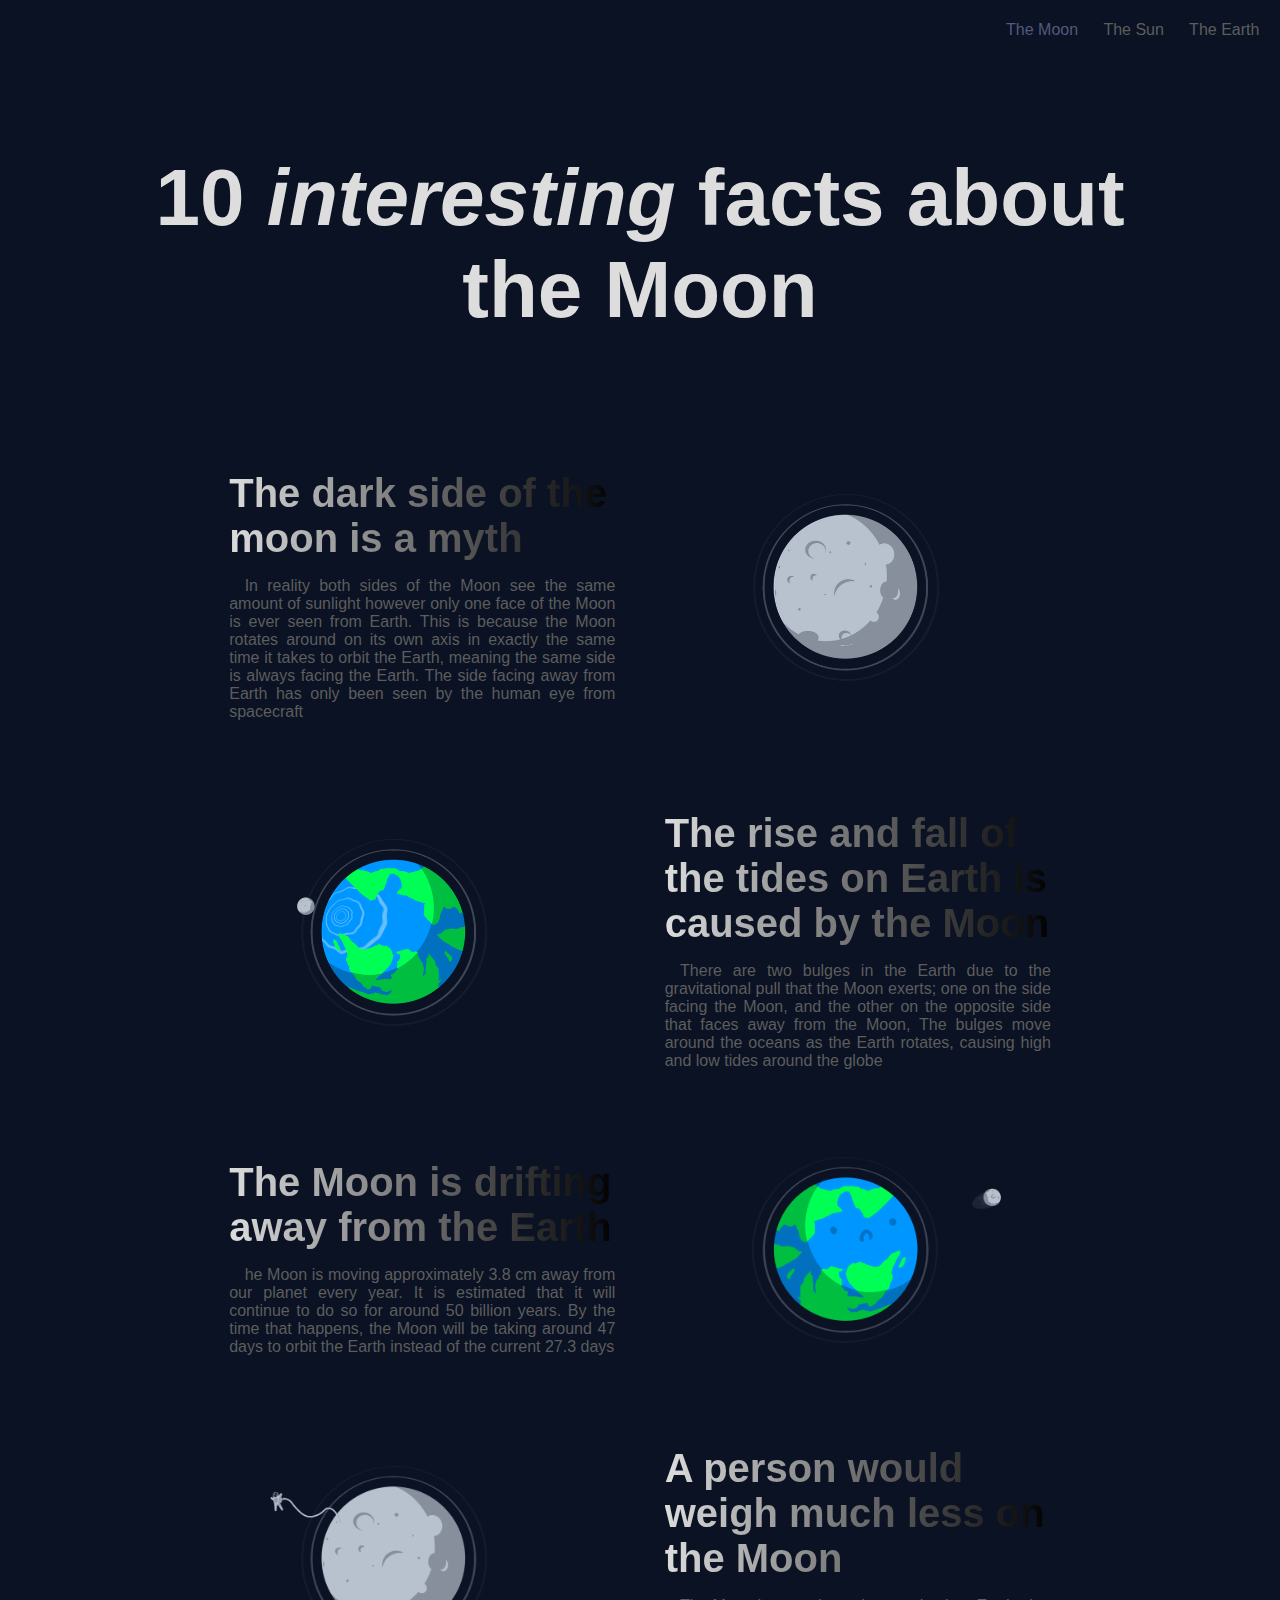
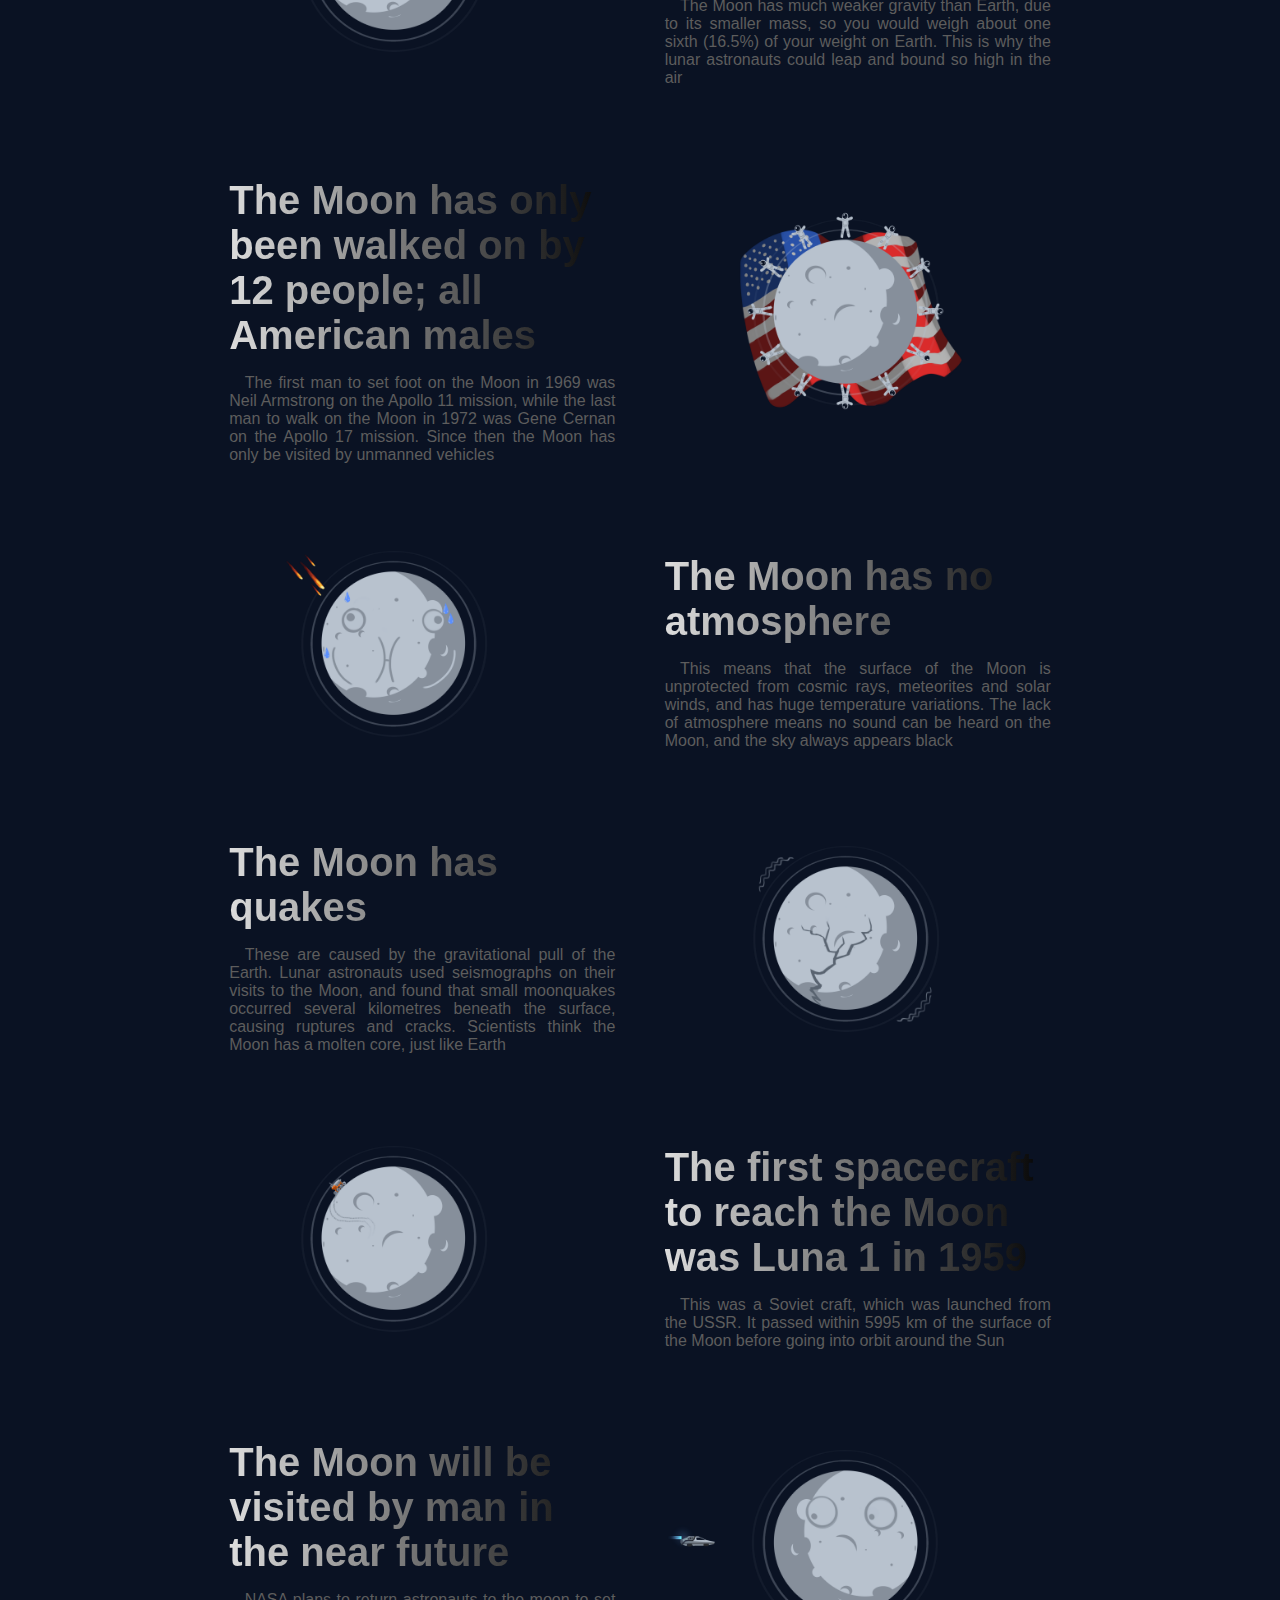
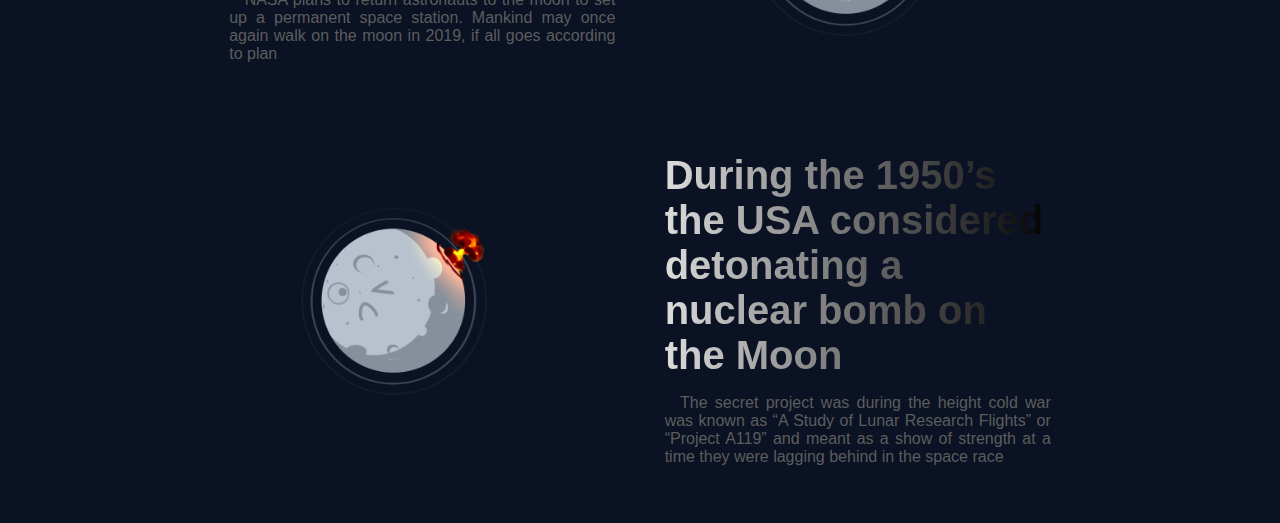
<file: FE_9_5_homework_responsive/homework/src/index.html>
<!DOCTYPE html>
<html lang="en">
<head>
  <meta charset="UTF-8">
  <meta name="viewport" content="width=device-width, initial-scale=1.0">
  <meta http-equiv="X-UA-Compatible" content="ie=edge">
  <link rel="stylesheet" href="styles.css">

  <title>Responsive</title>
</head>
<body>
<header id="top">
  <nav class="menu">
    <a class="menu-item active" href="/">The Moon</a>
    <a class="menu-item" href="/about">The Sun</a>
    <a class="menu-item" href="/vacancies">The Earth</a>
  </nav>
</header>
<section>
    <h1 class="articleTitle">10  <em>interesting</em>  facts about the Moon</h1>
    <div class="wrapper">
        <article class="facts">
            <img class="factsImage" src="../assets/dark-side.png" alt="dark side">
            <div class="factsText">
                <h2 class="gradient">The dark side of the moon is a myth</h2>
                <p class="factsDescription">In reality both sides of the Moon see the same amount of sunlight however only one face of the Moon is ever seen from Earth. This is because the Moon rotates around on its own axis in exactly the same time it takes to orbit the Earth, meaning the same side is always facing the Earth. The side facing away from Earth has only been seen by the human eye from spacecraft</p>
            </div>
        </article>
        <article class="facts">
            <img class="factsImage" src="../assets/earth-tides.png" alt="earth tides">
            <div class="factsText">
                <h2 class="gradient">The rise and fall of the tides on Earth is caused by the Moon</h2>
                <p class="factsDescription">There are two bulges in the Earth due to the gravitational pull that the Moon exerts; one on the side facing the Moon, and the other on the opposite side that faces away from the Moon, The bulges move around the oceans as the Earth rotates, causing high and low tides around the globe</p>

            </div>
        </article>
        <article class="facts">
            <img class="factsImage" src="../assets/drifting-moon.png" alt="earth tides">
            <div class="factsText">
                <h2 class="gradient">The Moon is drifting away from the Earth</h2>
                <p class="factsDescription">he Moon is moving approximately 3.8 cm away from our planet every year. It is estimated that it will continue to do so for around 50 billion years. By the time that happens, the Moon will be taking around 47 days to orbit the Earth instead of the current 27.3 days</p>
            </div>
        </article>
        <article class="facts">
            <img class="factsImage" src="../assets/less-weight-on-the-moon.png" alt="earth tides">
            <div class="factsText">
                <h2 class="gradient">A person would weigh much less on the Moon</h2>
                <p class="factsDescription">The Moon has much weaker gravity than Earth, due to its smaller mass, so you would weigh about one sixth (16.5%) of your weight on Earth. This is why the lunar astronauts could leap and bound so high in the air</p>
            </div>
        </article>
        <article class="facts">
            <img class="factsImage" src="../assets/12-americans.png" alt="earth tides">
            <div class="factsText">
                <h2 class="gradient">The Moon has only been walked on by 12 people; all American males</h2>
                <p class="factsDescription">The first man to set foot on the Moon in 1969 was Neil Armstrong on the Apollo 11 mission, while the last man to walk on the Moon in 1972 was Gene Cernan on the Apollo 17 mission. Since then the Moon has only be visited by unmanned vehicles</p>
            </div>
        </article>
        <article class="facts">
            <img class="factsImage" src="../assets/no-atmosphere.png" alt="earth tides">
            <div class="factsText">
                <h2 class="gradient">The Moon has no atmosphere</h2>
                <p class="factsDescription">This means that the surface of the Moon is unprotected from cosmic rays, meteorites and solar winds, and has huge temperature variations. The lack of atmosphere means no sound can be heard on the Moon, and the sky always appears black</p>
            </div>
        </article>
        <article class="facts">
            <img class="factsImage" src="../assets/moon-quakes.png" alt="earth tides">
            <div class="factsText">
                <h2 class="gradient">The Moon has quakes</h2>
                <p class="factsDescription">These are caused by the gravitational pull of the Earth. Lunar astronauts used seismographs on their visits to the Moon, and found that small moonquakes occurred several kilometres beneath the surface, causing ruptures and cracks. Scientists think the Moon has a molten core, just like Earth</p>
            </div>
        </article>
        <article class="facts">
            <img class="factsImage" src="../assets/spacecraft.png" alt="earth tides">
            <div class="factsText">
                <h2 class="gradient">The first spacecraft to reach the Moon was Luna 1 in 1959</h2>
                <p class="factsDescription">This was a Soviet craft, which was launched from the USSR. It passed within 5995 km of the surface of the Moon before going into orbit around the Sun</p>
            </div>
        </article>
        <article class="facts">
            <img class="factsImage" src="../assets/moon-station.png" alt="earth tides">
            <div class="factsText">
                <h2 class="gradient">The Moon will be visited by man in the near future</h2>
                <p class="factsDescription">NASA plans to return astronauts to the moon to set up a permanent space station. Mankind may once again walk on the moon in 2019, if all goes according to plan</p>
            </div>
        </article>
        <article class="facts">
            <img class="factsImage" src="../assets/nuclear-bomb.png" alt="earth tides">
            <div class="factsText">
                <h2 class="gradient">During the 1950’s the USA considered detonating a nuclear bomb on the Moon</h2>
                <p class="factsDescription">The secret project was during the height cold war was known as “A Study of Lunar Research Flights” or “Project A119” and meant as a show of strength at a time they were lagging behind in the space race</p>
            </div>
        </article>
    </div>
    <!---->
</section>
<div>
    <a href="#top" class="up">Up</a>
</div>
  <!-- Your code goes here -->
</body>
</html>
</file>
<file: FE_9_11_homework_dom/homework/assets/material-icons/material-icons.css>
@font-face {
  font-family: 'Material Icons';
  font-style: normal;
  font-weight: 400;
  src: url(MaterialIcons-Regular.eot); /* For IE6-8 */
  src: local('Material Icons'),
       local('MaterialIcons-Regular'),
       url(MaterialIcons-Regular.woff2) format('woff2'),
       url(MaterialIcons-Regular.woff) format('woff'),
       url(MaterialIcons-Regular.ttf) format('truetype');
}

.material-icons {
  font-family: 'Material Icons';
  font-weight: normal;
  font-style: normal;
  font-size: 24px;  /* Preferred icon size */
  display: inline-block;
  line-height: 1;
  text-transform: none;
  letter-spacing: normal;
  word-wrap: normal;
  white-space: nowrap;
  direction: ltr;

  /* Support for all WebKit browsers. */
  -webkit-font-smoothing: antialiased;
  /* Support for Safari and Chrome. */
  text-rendering: optimizeLegibility;

  /* Support for Firefox. */
  -moz-osx-font-smoothing: grayscale;

  /* Support for IE. */
  font-feature-settings: 'liga';
}
</file>
<file: FE_9_11_homework_dom/homework/assets/styles.css>
#title{
    display: flex;
    justify-content: center;
    font-family: sans-serif;
    font-weight: 300;
    position: relative;
}
#input{
    width: 80%;
    margin-left: 3%;
    border: 1px solid black;
    padding: 0.7% 0;
    margin-right: 3%;
    float : left;
}
button{
    background-color: black;
    color: white;
    border-color: transparent;
}
.line{
    border: 1px solid black;
    width: 90%;
    margin-top: 3%;
    margin-left: 2%;
}
.default_filter{
    list-style-type: none;
    font-size: 20px;
    display: flex;
}
#newEl{
    display: none;
    font-size: 15px;
    justify-content: center;
}
.material-icons{
    padding-right: 1%;
}
.iconDelete{
   position: absolute;
    left: 85%;
}
footer{
    display: flex;
    justify-content: center;
}
.cat_pow{
    position: absolute;
    top: 75%;
    width: 100px;
    height: 100px;
}
</file>
<file: FE_9_12_homework_bom/homework/assets/styles.css>
/* Your styles go here */
.title{
    display: flex;
    justify-content: center;
}
.but{
    display: flex;
    justify-content: center;
}
#part2{
    display: none;
}
#part3{
    display: none;
}
#forInput{
    display: flex;
    justify-content: center;
}
#forInputMod{
    display: flex;
    justify-content: center;
}
.buttons{
    display: flex;
    justify-content: space-between;
    width: 180px;
    margin-left: 40%;
    margin-top: 1%;
}
#list{
    list-style-type: none;
    text-align: center;
}
.text{
    border: none;
    background-color: transparent;
}
</file>
<file: FE_9_1_homework_html-basics/homework/style.css>
html, body, div, span, applet, object, iframe,
h1, h2, h3, h4, h5, h6, p, blockquote, pre,
a, abbr, acronym, address, big, cite, code,
del, dfn, em, font, img, ins, kbd, q, s, samp,
small, strike, strong, sub, sup, tt, var,
b, u, i, center,
dl, dt, dd, ol, ul, li,
fieldset, form, label, legend,
table, caption, tbody, tfoot, thead, tr, th, td{background:transparent;border:0;margin:0;padding:0;vertical-align:baseline;}body{line-height:1;}h1, h2, h3, h4, h5, h6{clear:both;font-weight:normal;}ol, ul{list-style:none;}blockquote{quotes:none;}blockquote:before, blockquote:after{content:'';content:none;}del{text-decoration:line-through;}table{border-collapse:collapse;border-spacing:0;}a img{border:none;}#container{float:left;margin:0 -240px 0 0;width:100%;}#primary,
#secondary{float:right;overflow:hidden;width:220px;}#secondary{clear:right;}#footer{clear:both;width:100%;}.one-column #content{margin:0 auto;width:640px;}.single-attachment #content{margin:0 auto;width:900px;}body,
input,
textarea,
.page-title span,
.pingback a.url{font-family:Georgia, "Bitstream Charter", serif;}h3#comments-title,
h3#reply-title,
#access .menu,
#access div.menu ul,
#cancel-comment-reply-link,
.form-allowed-tags,
#site-info,
#site-title,
#wp-calendar,
.comment-meta,
.comment-body tr th,
.comment-body thead th,
.entry-content label,
.entry-content tr th,
.entry-content thead th,
.entry-meta,
.entry-title,
.entry-utility,
#respond label,
.navigation,
.page-title,
.pingback p,
.reply,
.widget-title,
.wp-caption-text{font-family:"Helvetica Neue", Arial, Helvetica, "Nimbus Sans L", sans-serif;}input[type="submit"]{font-family:"Helvetica Neue", Arial, Helvetica, "Nimbus Sans L", sans-serif;}pre{font-family:"Courier 10 Pitch", Courier, monospace;}code{font-family:Monaco, Consolas, "Andale Mono", "DejaVu Sans Mono", monospace;}#access .menu-header,
div.menu,
#colophon,
#branding,
#main,
#wrapper{margin:0 auto;width:940px;}#wrapper{background:#fff;margin-top:20px;padding:0 20px;}#footer-widget-area{overflow:hidden;}#footer-widget-area .widget-area{float:left;margin-right:20px;width:220px;}#footer-widget-area #fourth{margin-right:0;}#site-info{float:left;font-size:14px;font-weight:bold;width:700px;}#site-generator{float:right;width:220px;}body{background:#f1f1f1;}body,
input,
textarea{color:#666;font-size:12px;line-height:18px;}hr{background-color:#e7e7e7;border:0;clear:both;height:1px;margin-bottom:18px;}p{margin-bottom:18px;}ul{list-style:square;margin:0 0 18px 1.5em;}ol{list-style:decimal;margin:0 0 18px 1.5em;}ol ol{list-style:upper-alpha;}ol ol ol{list-style:lower-roman;}ol ol ol ol{list-style:lower-alpha;}ul ul,
ol ol,
ul ol,
ol ul{margin-bottom:0;}dl{margin:0 0 24px 0;}dt{font-weight:bold;}dd{margin-bottom:18px;}strong{font-weight:bold;}cite,
em,
i{font-style:italic;}big{font-size:131.25%;}ins{background:#ffc;text-decoration:none;}blockquote{font-style:italic;padding:0 3em;}blockquote cite,
blockquote em,
blockquote i{font-style:normal;}pre{background:#f7f7f7;color:#222;line-height:18px;margin-bottom:18px;overflow:auto;padding:1.5em;}abbr,
acronym{border-bottom:1px dotted #666;cursor:help;}sup,
sub{height:0;line-height:1;position:relative;vertical-align:baseline;}sup{bottom:1ex;}sub{top:.5ex;}small{font-size:smaller;}input[type="text"],
input[type="password"],
input[type="email"],
input[type="url"],
input[type="number"],
textarea{background:#f9f9f9;border:1px solid #ccc;box-shadow:inset 1px 1px 1px rgba(0,0,0,0.1);-moz-box-shadow:inset 1px 1px 1px rgba(0,0,0,0.1);-webkit-box-shadow:inset 1px 1px 1px rgba(0,0,0,0.1);padding:2px;}a:link{color:#0066cc;}a:visited{color:#743399;}a:active,
a:hover{color:#ff4b33;}.screen-reader-text{clip:rect(1px, 1px, 1px, 1px);overflow:hidden;position:absolute !important;height:1px;width:1px;}#header{padding:30px 0 0 0;}#site-title{float:left;font-size:30px;line-height:36px;margin:0 0 18px 0;width:700px;}#site-title a{color:#000;font-weight:bold;text-decoration:none;}#site-description{color:#000;clear:right;float:right;font-style:italic;margin:15px 0 18px 0;opacity:.65;width:220px;}#branding img{border-top:4px solid #000;border-bottom:1px solid #000;display:block;float:left;}#access{background:#000;display:block;float:left;margin:0 auto;width:940px;}#access .menu-header,
div.menu{font-size:13px;margin-left:12px;width:928px;}#access .menu-header ul,
div.menu ul{list-style:none;margin:0;}#access .menu-header li,
div.menu li{float:left;position:relative;}#access a{color:#aaa;display:block;line-height:38px;padding:0 10px;text-decoration:none;}#access ul ul{box-shadow:0px 3px 3px rgba(0,0,0,0.2);-moz-box-shadow:0px 3px 3px rgba(0,0,0,0.2);-webkit-box-shadow:0px 3px 3px rgba(0,0,0,0.2);display:none;position:absolute;top:38px;left:0;float:left;width:180px;z-index:99999;}#access ul ul li{min-width:180px;}#access ul ul ul{left:100%;top:0;}#access ul ul a{background:#333;line-height:1em;padding:10px;width:160px;height:auto;}#access li:hover > a,
#access ul ul:hover > a{background:#333;color:#fff;}#access ul li:hover > ul{display:block;}#access ul li.current_page_item > a,
#access ul li.current_page_ancestor > a,
#access ul li.current-menu-ancestor > a,
#access ul li.current-menu-item > a,
#access ul li.current-menu-parent > a{color:#fff;}* html #access ul li.current_page_item a,
* html #access ul li.current_page_ancestor a,
* html #access ul li.current-menu-ancestor a,
* html #access ul li.current-menu-item a,
* html #access ul li.current-menu-parent a,
* html #access ul li a:hover{color:#fff;}#main{clear:both;overflow:hidden;padding:40px 0 0 0;}#content{margin-bottom:36px;}#content,
#content input,
#content textarea{color:#333;font-size:16px;line-height:24px;}#content p,
#content ul,
#content ol,
#content dd,
#content pre,
#content hr{margin-bottom:24px;}#content ul ul,
#content ol ol,
#content ul ol,
#content ol ul{margin-bottom:0;}#content pre,
#content kbd,
#content tt,
#content var{font-size:15px;line-height:21px;}#content code{font-size:13px;}#content dt,
#content th{color:#000;}#content h1,
#content h2,
#content h3,
#content h4,
#content h5,
#content h6{color:#000;line-height:1.5em;margin:0 0 20px 0;}#content table{border:1px solid #e7e7e7;margin:0 -1px 24px 0;text-align:left;width:100%;}#content tr th,
#content thead th{color:#777;font-size:12px;font-weight:bold;line-height:18px;padding:9px 24px;border-right: 1px solid #e7e7e7;}#content tr td{border-top:1px solid #e7e7e7;padding:6px 24px;border-right: 1px solid #e7e7e7;}#content tr.odd td{background:#f2f7fc;}.hentry{margin:0 0 48px 0;}.home .sticky{background:#f2f7fc;border-top:4px solid #000;margin-left:-20px;margin-right:-20px;padding:18px 20px;}.single .hentry{margin:0 0 36px 0;}.page-title{color:#000;font-size:14px;font-weight:bold;margin:0 0 36px 0;}.page-title span{color:#333;font-size:16px;font-style:italic;font-weight:normal;}.page-title a:link,
.page-title a:visited{color:#777;text-decoration:none;}.page-title a:active,
.page-title a:hover{color:#ff4b33;}#content .entry-title{color:#000;font-size:21px;font-weight:bold;line-height:1.3em;margin-bottom:0;}.entry-title a:link,
.entry-title a:visited{color:#000;text-decoration:none;}.entry-title a:active,
.entry-title a:hover{color:#ff4b33;}.entry-meta{color:#777;font-size:12px;}.entry-meta abbr,
.entry-utility abbr{border:none;}.entry-meta abbr:hover,
.entry-utility abbr:hover{border-bottom:1px dotted #666;}.single-author .by-author{position:absolute !important;clip:rect(1px 1px 1px 1px);clip:rect(1px, 1px, 1px, 1px);}.entry-content,
.entry-summary{clear:both;padding:12px 0 0 0;}.entry-content .more-link{white-space:nowrap;}#content .entry-summary p:last-child{margin-bottom:12px;}.entry-content fieldset{border:1px solid #e7e7e7;margin:0 0 24px 0;padding:24px;}.entry-content fieldset legend{background:#fff;color:#000;font-weight:bold;padding:0 24px;}.entry-content input{margin:0 0 24px 0;}.entry-content input.file,
.entry-content input.button{margin-right:24px;}.entry-content label{color:#777;font-size:12px;}.entry-content select{margin:0 0 24px 0;}.entry-content sup,
.entry-content sub{font-size:10px;}.entry-content blockquote.left{float:left;margin-left:0;margin-right:24px;text-align:right;width:33%;}.entry-content blockquote.right{float:right;margin-left:24px;margin-right:0;text-align:left;width:33%;}.page-link{clear:both;color:#000;font-weight:bold;line-height:48px;word-spacing:0.5em;}.page-link a:link,
.page-link a:visited{background:#f1f1f1;color:#333;font-weight:normal;padding:0.5em 0.75em;text-decoration:none;}.home .sticky .page-link a{background:#d9e8f7;}.page-link a:active,
.page-link a:hover{color:#ff4b33;}body.page .edit-link{clear:both;display:block;}#entry-author-info{background:#f2f7fc;border-top:4px solid #000;clear:both;font-size:14px;line-height:20px;margin:24px 0;overflow:hidden;padding:18px 20px;}#entry-author-info #author-avatar{background:#fff;border:1px solid #e7e7e7;float:left;height:60px;margin:0 -104px 0 0;padding:11px;}#entry-author-info #author-description{float:left;margin:0 0 0 104px;}#entry-author-info h2{color:#000;font-size:100%;font-weight:bold;margin-bottom:0;}.entry-utility{clear:both;color:#777;font-size:12px;line-height:18px;}.entry-meta a,
.entry-utility a{color:#777;}.entry-meta a:hover,
.entry-utility a:hover{color:#ff4b33;}#content .video-player{padding:0;}.format-standard .wp-video,
.format-standard .wp-audio-shortcode,
.format-audio .wp-audio-shortcode,
.format-standard .video-player{margin-bottom:24px;}.home #content .format-aside p,
.home #content .category-asides p{font-size:14px;line-height:20px;margin-bottom:10px;margin-top:0;}.format-gallery .size-thumbnail img,
.category-gallery .size-thumbnail img{border:10px solid #f1f1f1;margin-bottom:0;}.format-gallery .gallery-thumb,
.category-gallery .gallery-thumb{float:left;margin-right:20px;margin-top:-4px;}.home #content .format-gallery .entry-utility,
.home #content .category-gallery .entry-utility{padding-top:4px;}.attachment .entry-content .entry-caption{font-size:140%;margin-top:24px;}.attachment .entry-content .nav-previous a:before{content:'\2190\00a0';}.attachment .entry-content .nav-next a:after{content:'\00a0\2192';}#content img.size-auto,
#content img.size-full,
#content img.size-large,
#content img.size-medium,
#content .entry-attachment img,
#content .widget-container img{max-width:100%;height:auto;}#ie8 #content img.size-auto,
#ie8 #content img.size-full,
#ie8 #content img.size-large,
#ie8 #content img.size-medium,
#ie8 #content .entry-attachment img{width:auto;}.alignleft,
img.alignleft{display:inline;float:left;margin-right:24px;margin-top:4px;}.alignright,
img.alignright{display:inline;float:right;margin-left:24px;margin-top:4px;}.aligncenter,
img.aligncenter{clear:both;display:block;margin-left:auto;margin-right:auto;}img.alignleft,
img.alignright,
img.aligncenter{margin-bottom:12px;}.wp-caption{background:#f1f1f1;line-height:18px;margin-bottom:20px;max-width:100%;padding:4px;text-align:center;}.wp-caption img{margin:5px 5px 0;max-width:622px;}.wp-caption p.wp-caption-text{color:#777;font-size:12px;margin:5px;}.wp-smiley{margin:0;}.gallery{margin:0 auto 18px;}.gallery .gallery-item{float:left;margin-top:0;text-align:center;}.gallery-columns-1 .gallery-item{width:100%;}.gallery-columns-2 .gallery-item{width:50%;}.gallery-columns-3 .gallery-item{width:33%;}.gallery-columns-4 .gallery-item{width:25%;}.gallery-columns-5 .gallery-item{width:20%;}.gallery-columns-6 .gallery-item{width:16%;}.gallery-columns-7 .gallery-item{width:14%;}.gallery-columns-8 .gallery-item{width:12%;}.gallery-columns-9 .gallery-item{width:11%;}.gallery-columns-1 img{max-width:620px;}.gallery-columns-2 img{max-width:288px;}.gallery-columns-3 img{max-width:177px;}.gallery-columns-4 img{max-width:122px;}.gallery-columns-5 img{max-width:88px;}.gallery-columns-6 img{max-width:66px;}.gallery-columns-7 img{max-width:50px;}.gallery-columns-8 img{max-width:39px;}.gallery-columns-9 img{max-width:29px;}.gallery-item img{height:auto;}.gallery-columns-2 .attachment-medium{max-width:92%;height:auto;}.gallery-columns-4 .attachment-thumbnail{max-width:84%;height:auto;}.gallery .gallery-caption{color:#777;font-size:12px;margin:0 0 12px;}.gallery dl{margin:0;}.gallery img{border:10px solid #f1f1f1;}.gallery br+br{display:none;}#content .entry-attachment img{display:block;margin:0 auto;}.navigation{color:#777;font-size:12px;line-height:18px;overflow:hidden;}.navigation a:link,
.navigation a:visited{color:#777;text-decoration:none;}.navigation a:active,
.navigation a:hover{color:#ff4b33;}.nav-previous{float:left;width:50%;}.nav-next{float:right;text-align:right;width:50%;}#nav-above{margin:0 0 18px 0;}#nav-above{display:none;}.paged #nav-above,
.single #nav-above{display:block;}#nav-below{margin:-18px 0 0 0;}#comments{clear:both;}#comments .navigation{padding:0 0 18px 0;}h3#comments-title,
h3#reply-title{color:#000;font-size:20px;font-weight:bold;margin-bottom:0;}h3#comments-title{padding:24px 0;}.commentlist{list-style:none;margin:0;}.commentlist li.comment{border-bottom:1px solid #e7e7e7;line-height:24px;margin:0 0 24px 0;padding:0 0 0 56px;position:relative;}.commentlist li:last-child{border-bottom:none;margin-bottom:0;}#comments .comment-body ul,
#comments .comment-body ol{margin-bottom:18px;}#comments .comment-body p:last-child{margin-bottom:6px;}#comments .comment-body blockquote p:last-child{margin-bottom:24px;}.commentlist ol{list-style:decimal;}.commentlist .avatar{position:absolute;top:4px;left:0;}.comment-author{}.comment-author cite{color:#000;font-style:normal;font-weight:bold;}.comment-author .says{font-style:italic;}.comment-meta{font-size:12px;margin:0 0 18px 0;}.comment-meta a:link,
.comment-meta a:visited{color:#777;text-decoration:none;}.comment-meta a:active,
.comment-meta a:hover{color:#ff4b33;}.commentlist .even{}.commentlist .bypostauthor{}.commentlist .bypostauthor > div{background:#f2f7fc;border-top:4px solid #000;margin-bottom:10px;padding:10px 0 0 20px;}.reply{font-size:12px;padding:0 0 24px 0;}.reply a,
a.comment-edit-link{color:#777;}.reply a:hover,
a.comment-edit-link:hover{color:#ff4b33;}.commentlist .children{list-style:none;margin:0;}.commentlist .children li{border:none;margin:0;}.nopassword,
.nocomments{display:none;}#comments .pingback{border-bottom:1px solid #e7e7e7;margin-bottom:18px;padding-bottom:18px;}.commentlist li.comment+li.pingback{margin-top:-6px;}#comments .pingback p{color:#777;display:block;font-size:12px;line-height:18px;margin:0;}#comments .pingback .url{font-size:13px;font-style:italic;}input[type="submit"]{color:#333;}#respond{border-top:1px solid #e7e7e7;margin:24px 0;overflow:hidden;position:relative;}#respond p{margin:0;}#respond .comment-notes{margin-bottom:1em;}.form-allowed-tags{line-height:1em;}.children #respond{margin:0 48px 0 0;}h3#reply-title{margin:18px 0;}#comments-list #respond{margin:0 0 18px 0;}#comments-list ul #respond{margin:0;}#cancel-comment-reply-link{font-size:12px;font-weight:normal;line-height:18px;}#respond .required{color:#ff4b33;font-weight:bold;}#respond label{color:#777;font-size:12px;}#respond input{margin:0 0 9px;width:98%;}#respond textarea{width:98%;}#respond .form-allowed-tags{color:#777;font-size:12px;line-height:18px;}#respond .form-allowed-tags code{font-size:11px;}#respond .form-submit{margin:12px 0;}#respond .form-submit input{font-size:14px;width:auto;}.widget-area ul{list-style:none;margin-left:0;}.widget-area ul ul{list-style:square;margin-left:1.3em;}.widget-area select{max-width:100%;}.widget_search #s{width:60%;}.widget_search label{display:none;}.widget-container{word-wrap:break-word;-webkit-hyphens:auto;-moz-hyphens:auto;hyphens:auto;margin:0 0 18px 0;}.widget-container .wp-caption img{margin:auto;}.widget-container.widget_image .wp-caption{width:auto;}.widget-container.widget_image .wp-caption img{margin-left:-8px;}.widget-title{color:#222;font-size:14px;font-weight:bold;}.widget-area a:link,
.widget-area a:visited{text-decoration:none;}.widget-area a:active,
.widget-area a:hover{text-decoration:underline;}.widget-area .entry-meta{font-size:11px;}#wp_tag_cloud div{line-height:1.6em;}#wp-calendar{width:100%;}#wp-calendar caption{color:#222;font-size:14px;font-weight:bold;padding-bottom:4px;text-align:left;}#wp-calendar thead{font-size:11px;}#wp-calendar thead th{}#wp-calendar tbody{color:#aaa;}#wp-calendar tbody td{background:#f5f5f5;border:1px solid #fff;padding:3px 0 2px;text-align:center;}#wp-calendar tbody .pad{background:none;}#wp-calendar tfoot #next{text-align:right;}.widget_rss a.rsswidget{color:#000;}.widget_rss a.rsswidget:hover{color:#ff4b33;}.widget_rss .widget-title img{width:11px;height:11px;}#main .widget-area ul{margin-left:0;padding:0 20px 0 0;}#main .widget-area ul ul{border:none;margin-left:1.3em;padding:0;}#primary{}#secondary{}#footer-widget-area{}#main .widget-container.music-player ul{margin:0;}#footer{margin-bottom:20px;}#colophon{border-top:4px solid #000;margin-top:-4px;overflow:hidden;padding:18px 0;}#site-info{font-weight:bold;}#site-info a{color:#000;text-decoration:none;}#site-generator{font-style:italic;position:relative;}#site-generator a{background:url(images/wordpress.png) center left no-repeat;color:#666;display:inline-block;line-height:16px;padding-left:20px;text-decoration:none;}#site-generator a:hover{text-decoration:underline;}img#wpstats{display:block;margin:0 auto 10px;}pre{-webkit-text-size-adjust:140%;}code{-webkit-text-size-adjust:160%;}#access,
.entry-meta,
.entry-utility,
.navigation,
.widget-area{-webkit-text-size-adjust:120%;}#site-description{-webkit-text-size-adjust:none;}@media print{body{background:none !important;}#wrapper{clear:both !important;display:block !important;float:none !important;position:relative !important;}#header{border-bottom:2pt solid #000;padding-bottom:18pt;}#colophon{border-top:2pt solid #000;}#site-title,	#site-description{float:none;line-height:1.4em;margin:0;padding:0;}#site-title{font-size:13pt;}.entry-content{font-size:14pt;line-height:1.6em;}.entry-title{font-size:21pt;}#access,	#branding img,	#respond,	.comment-edit-link,	.edit-link,	.navigation,	.page-link,	.widget-area{display:none !important;}#container,	#header,	#footer{margin:0;width:100%;}#content,	.one-column #content{margin:24pt 0 0;width:100%;}.wp-caption p{font-size:11pt;}#site-info,	#site-generator{float:none;width:auto;}#colophon{width:auto;}img#wpstats{display:none;}#site-generator a{margin:0;padding:0;}#entry-author-info{border:1px solid #e7e7e7;}#main{display:inline;}.home .sticky{border:none;}}
img{width: 140px;vertical-align: middle; display:block; margin:0 auto;margin-left: calc(50% - 50px);margin-bottom: 20px;}nav > a{padding: 10px;color: #0279c1;}nav > a b:hover{color: #00527a;}nav > a:visited{color: #0279c1;}article{padding-left: 10px;}footer{margin-top: 20px;padding: 40px 20px;text-align: center;background: #3333;}
</file>
<file: FE_9_2_homework_css-basics/homework/css/general.css>
/* 

please don't edit this styles

*/

h2.tm-section-title{color:red}a:focus{color:#666;outline:0}ul{padding:0;margin:0}body{background-color:#f2f2f2;color:#000;font-family:'Open Sans',Helvetica,Arial,sans-serif;font-size:16px;font-weight:300;padding-top:30px;overflow-x:hidden}section:before{position:absolute;z-index:1}.box,.tm-content-box,.tm-main-nav{background-color:#fff}.tm-sidebar{position:fixed;width:360px}.tm-main-nav{font-size:1.6667em;padding-top:15px;padding-bottom:10px;text-align:center}.tm-nav-item{list-style:none;width:100%;padding:15px 30px}.tm-nav-item-link{border:1px solid transparent;color:#666;display:block;padding:10px;width:100%;-webkit-transition:all .3s ease;transition:all .3s ease}.carousel-indicators li,.tm-banner-inner{border:1px solid #999}.flex-2-col,.tm-banner-inner{display:-webkit-box;display:-webkit-flex;display:-ms-flexbox}.tm-nav-item-link.active,.tm-nav-item-link:hover{color:#666;text-decoration:none;border:1px solid #999}.tm-nav-item-link:focus{text-decoration:none}.tm-banner-text,.tm-banner-title,.tm-section-title{color:#666;font-weight:300;margin-top:0}.tm-section-title{margin-bottom:20px}.tm-section-title-box{margin-bottom:0}.tm-banner-title{font-size:3.3em;letter-spacing:2px;text-transform:uppercase}.tm-main-content{margin-left:360px;padding-left:30px}.tm-content-box{margin-bottom:30px}.pad{padding:50px}.tm-banner{height:370px;padding:30px}.tm-banner-inner{height:100%;text-align:center;display:flex;-webkit-box-orient:vertical;-webkit-box-direction:normal;-webkit-flex-direction:column;-ms-flex-direction:column;flex-direction:column;-webkit-box-align:center;-webkit-align-items:center;-ms-flex-align:center;align-items:center;-webkit-box-pack:center;-webkit-justify-content:center;-ms-flex-pack:center;justify-content:center}.tm-banner-text{font-size:1.4em}.flex-2-col{display:flex;-webkit-box-align:center;-webkit-align-items:center;-ms-flex-align:center;align-items:center}.boxes,.tm-box-bg-title{display:-webkit-box;display:-webkit-flex;display:-ms-flexbox}.flex-item{-webkit-box-flex:0 1 auto;-webkit-flex:0 1 auto;-ms-flex:0 1 auto;flex:0 1 auto}.section-description{line-height:1.8;margin-bottom:25px}.section-description:last-child{margin-bottom:0}.tm-team-description-container{max-width:500px}.tm-team-info{display:flex}.box{list-style:none;width:33.3333%;height:auto;border:1px solid silver;border-width:0 1px 1px 0;padding:10px}.box-bg{position:relative}.tm-box-bg-title{position:absolute;top:0;right:0;bottom:0;left:0;display:flex;-webkit-box-align:center;-webkit-align-items:center;-ms-flex-align:center;align-items:center;-webkit-box-pack:center;-webkit-justify-content:center;-ms-flex-pack:center;justify-content:center}.boxes{display:flex;-webkit-flex-wrap:wrap;-ms-flex-wrap:wrap;flex-wrap:wrap}.gallery-container a{cursor:-webkit-zoom-in;cursor:zoom-in}.carousel{position:relative;height:auto;padding:50px 50px 80px;text-align:center}.carousel-indicators{bottom:30px}.carousel-content{color:#000;display:-webkit-box;display:-webkit-flex;display:-ms-flexbox;display:flex;-webkit-box-align:center;-webkit-align-items:center;-ms-flex-align:center;align-items:center}.carousel-indicators .active{background-color:#999}.contact-form{overflow:hidden}.form-control{border-radius:0;font-size:1em}.form-control:focus{border-color:#999;box-shadow:inset 0 1px 1px rgba(0,0,0,.075),0 0 8px rgba(153,153,153,.45)}.form-group{margin-bottom:20px}.form-group-2-col-left{padding-left:0;padding-right:5px}.form-group-2-col-right{padding-right:0;padding-left:5px}.mandatory-field:after{position:absolute;top:0;right:7px}.submit-btn{border-radius:0;background:0;border:1px solid #999;color:#999;float:right;font-size:1.4em;font-weight:300;padding:15px 60px;-webkit-transition:all .3s ease;transition:all .3s ease}.submit-btn:active,.submit-btn:active:focus,.submit-btn:active:hover,.submit-btn:focus,.submit-btn:hover,.submit-btn:visited{background:#999;border:1px solid #999;color:#fff}.tm-footer{color:#666;padding-bottom:15px}
</file>
<file: FE_9_2_homework_css-basics/homework/css/style.css>
@media print {
    .tm-sidebar{
        display: none;
    }
    .tm-banner-inner{
        width: 900px;
        height: 250px;
        margin-left: -420px;
    }
    .tm-banner-inner img{
        width: 150px;
    }
    .tm-banner-text{
        font-size: 30px;
    }
    .pad h2{
        color:blue;
        float:none;
        margin-left: -400px;
        margin-top: -120px;
        font-size: 45px;
    }
    .tm-section-description{
        width: 750px;
        float: none;
        margin-left: -400px;
        font-size: 23px;
    }
    .flex-item img {
        position: absolute;
        float: none;
        top: 250px;
        right: 280px;
        width: 350px;
    }
    .tm-footer{
        position: absolute;
        font-size: 22px;
        width: 600px;
        top: 1250px;
        right: 170px;
    }
    #about{
        display: none;
    }
    .heading{
        display: none;
    }
    .blocks{
        display: none;
    }
    #ideas{
        display: none;
    }
    .img-fluid{
        display: none;
    }
    #contact{
        display: none;
    }
    .tm-content-box:after {
        display: none;
    }
    .flex-2-col p:first-letter{
       display: none;
    }

}
.thumbnail{
    border-radius: 150px;
}
.box-bg:hover{
    background: rgb(49,176,213);
    color: #fff;
}
.box-bg:hover h2{
    color: white;
    font-weight: 900;
}
.flex-2-col p:first-letter{
    color: #76cdd7;
    font-size: 30px;
}
.flex-item p:first-letter{
    color: #76cdd7;
    font-size: 30px;
}

.tm-sidebar{
    box-shadow: 0 0 10px rgba(0,0,0,0.5);
}
.tm-content-box{
    box-shadow: 0 0 10px rgba(0,0,0,0.5);
}
.tm-content-box {
    position: relative;
}
.tm-content-box:after {
    content: '';
    position: absolute;
    left: 0;
    top: 0;
    border-top: 30px solid deepskyblue;
    border-right: 150px solid transparent;
    z-index: 10;
}

.flex-2-col:nth-child(2):after{
    display: none;
}
.carousel-content h2{
    color: gainsboro;
    letter-spacing: 5px;
}
.tm-main-content h2+p{
    font-style: italic;

}
.flex-2-col h2+p{
    line-height: 30px;
    text-indent: 20px;
}
.pad li:visited{
    color:silver;
}
.pad ol li:first-letter:after:hover{
    border-bottom: 1px double;

}
.pad li :hover{
    color: blue;
    border-bottom: 1px double;
}
.text:after{
    content: 'NEW';
    color : red;
    font-size: 8px;
    position: absolute;
    margin-bottom: 10px;
}
.box div{
    height: 250px;
}

.blocks ul li:nth-child(odd) {
    background: lightgrey;
}
.gallery-container p:first-letter{
    font-size: 30px;
    color: black;
}
.tm-main-nav ul li{
    border-bottom: 2px dotted silver;
}
.tm-main-nav ul li:last-child{
    border-bottom: none;
}
input[type] {
    color: red;
}
#contact_message {
    color: red;
}
.submit-btn{
    color: red;
}
.mandatory-field:after {
    content: "*";
    color: red;
    font-weight: 600;
}
.submit-btn:hover{
    background-color: deepskyblue;
}
/*

write your code here
*/
</file>
<file: FE_9_4_homework_css-layouts/homework/css/style.css>
header {
  height: 740px;
  width: 100%;
  background: url("../img/apples.jpg") center top;
  margin-top: -2%; }
  header .logo {
    font-family: 'Open Sans',sans-serif;
    color: #FFF;
    text-transform: uppercase;
    position: relative;
    top: 5%;
    margin-left: 2%; }
  header .menu {
    width: 30%;
    font-weight: 500;
    font-family: 'Open Sans',sans-serif;
    margin-left: 65%;
    position: absolute;
    display: flex;
    justify-content: space-between; }
  header .menu-item {
    color: #FFFFFF;
    text-decoration: none; }

.home .homeTitle {
  font-family: 'Open Sans', sans-serif;
  text-transform: uppercase;
  display: flex;
  font-size: 50px;
  color: white;
  justify-content: center;
  letter-spacing: 20px;
  margin-top: -22%; }
  .home .homeTitle strong {
    margin-top: -2%;
    margin-left: 2%;
    margin-right: 2%;
    font-size: 90px; }
.home .homeDescription {
  color: white;
  font-family: 'Open Sans', sans-serif;
  justify-content: center;
  position: relative;
  display: flex;
  margin-top: -2%;
  font-size: 90%;
  font-weight: 300; }
.home .homeBtn {
  display: flex;
  justify-content: center;
  margin-top: 6%; }
  .home .homeBtn button {
    padding: 15px;
    width: 12%;
    opacity: 0.6;
    background-color: #000;
    color: white;
    border: 1px solid white; }

.about {
  margin-top: 12%;
  display: flex;
  flex-direction: row;
  justify-content: space-around; }
  .about .aboutTitle {
    width: 25%;
    font-size: 22px;
    font-weight: 400;
    font-family: 'Open Sans', sans-serif; }
  .about .aboutDescription {
    width: 37%;
    font-weight: 500;
    font-size: 17px;
    font-family: 'Open Sans', sans-serif; }

.articles {
  background-color: #E8E8E8;
  padding-bottom: 5%; }
  .articles div {
    display: flex;
    flex-direction: row;
    margin: 0 3%; }
    .articles div .box {
      width: 119%;
      background-color: #000;
      background-size: cover;
      margin-bottom: 5%; }
      .articles div .box img {
        position: relative;
        width: 100%;
        height: 100%;
        opacity: 0.8;
        transition: all 0.5s ease; }
      .articles div .box .number {
        position: absolute;
        margin-left: 47%;
        padding: 10px;
        width: 3.5%;
        color: white;
        font-family: 'Open Sans', sans-serif;
        background-color: #343638;
        opacity: 0.8;
        text-align: center;
        border: 2px solid white; }
      .articles div .box .number:after {
        content: "\002764";
        padding-left: 5px; }
      .articles div .box .boxDescription {
        position: absolute;
        margin-top: 18%;
        margin-left: 1%;
        font-family: 'Open Sans', sans-serif;
        color: #FFF; }
    .articles div .articlesDescription {
      margin-top: 8%;
      text-align: center;
      width: 65%;
      font-family: 'Open Sans', sans-serif;
      font-size: 20px;
      position: relative;
      margin-left: 3%;
      margin-right: 3%; }
  .articles .articlesTitle {
    font-weight: 400;
    margin-top: 6%;
    padding: 4%;
    font-family: 'Open Sans', sans-serif;
    text-align: center; }
  .articles .search {
    background-color: #FFF;
    width: 84%;
    padding: 40px;
    margin-left: 6%; }
    .articles .search p {
      font-family: 'Open Sans', sans-serif;
      font-weight: 500;
      font-size: 30px; }
    .articles .search .input {
      height: 50px;
      margin-top: 1.5%;
      margin-left: 3%;
      width: 60%;
      font-family: 'Open Sans', sans-serif;
      border: 1px solid #343638;
      background-color: #E8E8E8;
      color: #000;
      font-weight: 500;
      padding-left: 2%; }
    .articles .search button {
      height: 55px;
      margin-top: 1.4%;
      width: 8%;
      font-family: 'Open Sans', sans-serif;
      background-color: #000;
      color: #FFF;
      opacity: 0.8; }
    .articles .search button:hover {
      background-color: #FFFFFF;
      color: #000; }

footer .footerWrapper {
  display: flex;
  justify-content: space-between; }
  footer .footerWrapper div {
    width: 50%;
    padding: 4%; }
    footer .footerWrapper div p {
      font-family: 'Open Sans', sans-serif;
      color: #9E9E9E; }
  footer .footerWrapper .footerTitle {
    font-family: 'Open Sans', sans-serif; }
  footer .footerWrapper .footerTime {
    font-family: 'Open Sans', sans-serif;
    color: #E8E8E8; }
  footer .footerWrapper .footerInput {
    height: 50px;
    margin-top: 1.5%;
    width: 60%;
    font-family: 'Open Sans', sans-serif;
    border: 1px solid #343638;
    background-color: #E8E8E8;
    color: #000;
    font-weight: 500;
    padding-left: 3%; }
  footer .footerWrapper button {
    height: 55px;
    margin-top: 1.4%;
    margin-left: -1%;
    width: 35%;
    font-family: 'Open Sans', sans-serif;
    background-color: #000;
    color: #FFF;
    opacity: 0.8; }
  footer .footerWrapper button:hover {
    background-color: #FFFFFF;
    color: #000; }
footer .footerMenu {
  border-top: 2px solid #f0f0f0;
  padding-top: 1%;
  width: 94%;
  margin-left: 3%; }
  footer .footerMenu p {
    font-family: 'Open Sans', sans-serif;
    color: #9E9E9E; }
  footer .footerMenu .menu {
    width: 25%;
    font-weight: 500;
    font-family: 'Open Sans', sans-serif;
    margin-left: 75%;
    display: flex;
    justify-content: space-between; }
  footer .footerMenu .menu-item {
    color: #000;
    text-decoration: none;
    margin-top: -15%; }

/*# sourceMappingURL=style.css.map */
</file>
<file: FE_9_5_homework_responsive/homework/src/styles.css>
/*
 * Feel free to change name of colors if you need it
 * Feel free to add new colors if you need it
 */
:root {
  --bg-color--dark: #0a1223;
  --bg-color--light: #fff;
  --link: #5d5d5d;
  --link--active: #54597d;
  --link--hover: #54597d;
  --article-title: #ddd;
  --article-title--dark: #000;
  --thumbnail--description: #5d5d5d;

  /* These styles are needed only for media query max-width: 575px */

  /* The 'Up' button (circle button at right bottom corner) */
  --btn-color: #fff;
  --btn-bg-color: #5ebcff;

  --navigation-border-bottom: #ddd;
  --thumbnail-title: #484747;
  --button-shadow: lightgray;
}
*{
  background-color: #0a1223;
  box-sizing: border-box;
  font-family: sans-serif;
}
.menu{
  display: flex;
  justify-content: flex-end;
}
.menu-item{
  text-decoration: none;
  margin: 1%;
  color: #5d5d5d;
}
.active{
  color:#54597d;
}
.menu-item:hover{
  color:#54597d;
}
.wrapper{
  margin: 0 auto;
  width: 65%;
}
.articleTitle{
  color: #ddd;
  margin: 8%;
  font-size: 80px;
  text-align: center;
}
.facts {
  display: flex;
  align-items: center;
  justify-content: space-between;
  margin-bottom: 5%;
}
.facts:nth-child(odd) {
  flex-direction: row-reverse;
}

.factsText{
  width: 47%;
}
.factsImage{
  height: auto;
  width: 50%;
  margin-left: -5%;
}
.factsDescription{
  text-indent: 4%;
  color: #5d5d5d;
  text-align: justify;
}
.gradient{
  background: linear-gradient(to right, #ddd, #000);
  -webkit-background-clip: text;
  -webkit-text-fill-color: transparent;
  font-size: 40px;
  margin-bottom: 4%;
}
.up{
  display: none;
}
@media (max-width: 991px){
  .menu{
    align-items: center;
    justify-content: center;
  }
  .articleTitle{
    font-size: 45px;
    margin-bottom: 12%;
  }
  .facts,
  .facts:nth-child(odd){
    flex-direction: column-reverse;
  }
  .factsText{
    width: 95%;
  }
  .factsImage{

    width: 80%;
    height: 80%;
    margin: 5% auto;
  }
  .up{
    display: none;
  }
}
@media (max-width: 575px){
  *{
    background: #fff;
  }
  .articleTitle{
    color:#000;

  }
  .gradient{
     color:#484747;
    background: linear-gradient(to right, #484747, #484747);
    -webkit-background-clip: text;
    -webkit-text-fill-color: transparent;
    font-size: 30px;
  }
  .articleTitle{
    font-size: 40px;
  }
  .factsText{
    width: 110%
  }

  .factsDescription{
    font-size: 20px;
  }
  .menu{
    flex-direction: column;
    align-items: flex-start;
  }
  .menu-item{
    border-bottom: 1px solid #ddd;
    width: 100%;
    margin: 1.3% 0;
    padding-bottom: 1%;
  }
  .up{
    display: block;
    width: 10%;
    padding: 3%;
    border-radius: 100%;
    color: #fff;
    border-color: transparent;
    background-color: #5ebcff;
    text-decoration: none;
    position: fixed;
    bottom: 30px;
    right: 30px;
    text-align: center;
    box-shadow: 10px 10px 10px lightgray;
  }
  .active{
    font-weight: bold;
  }
}
</file>
